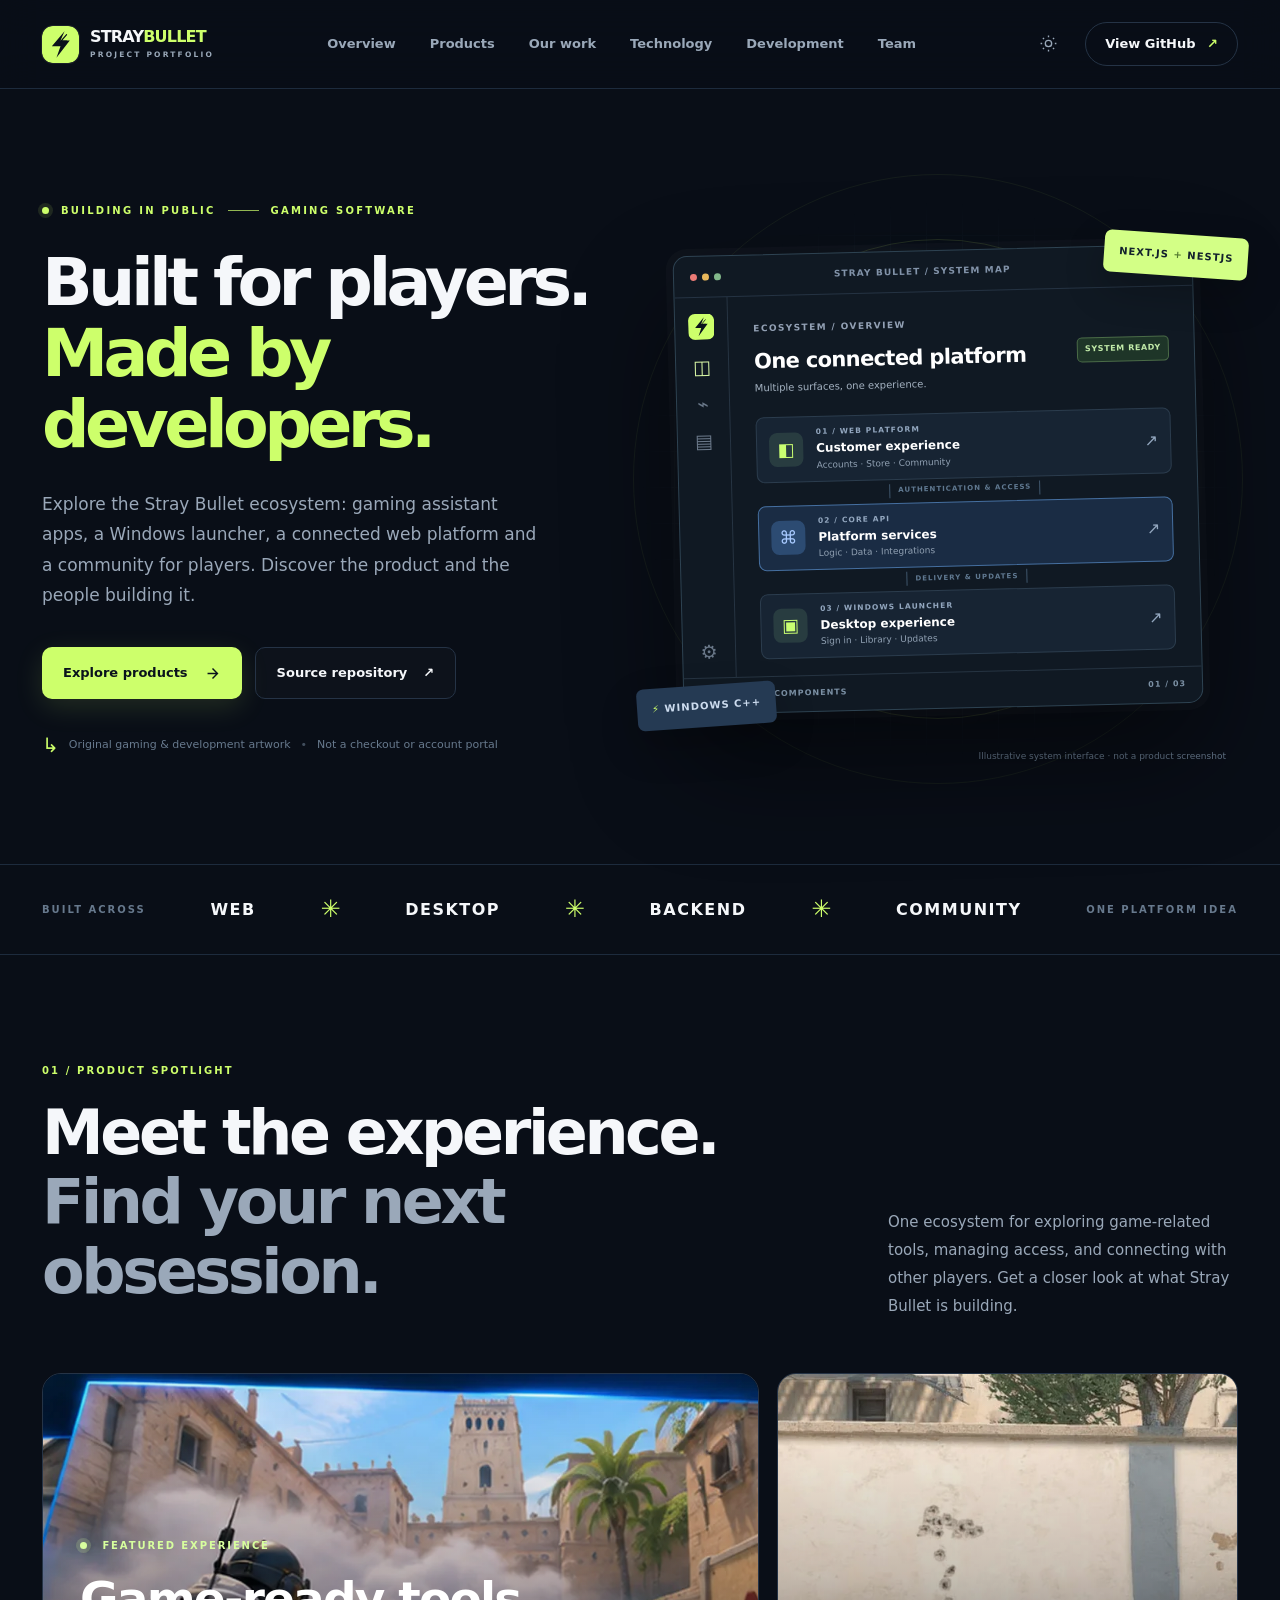
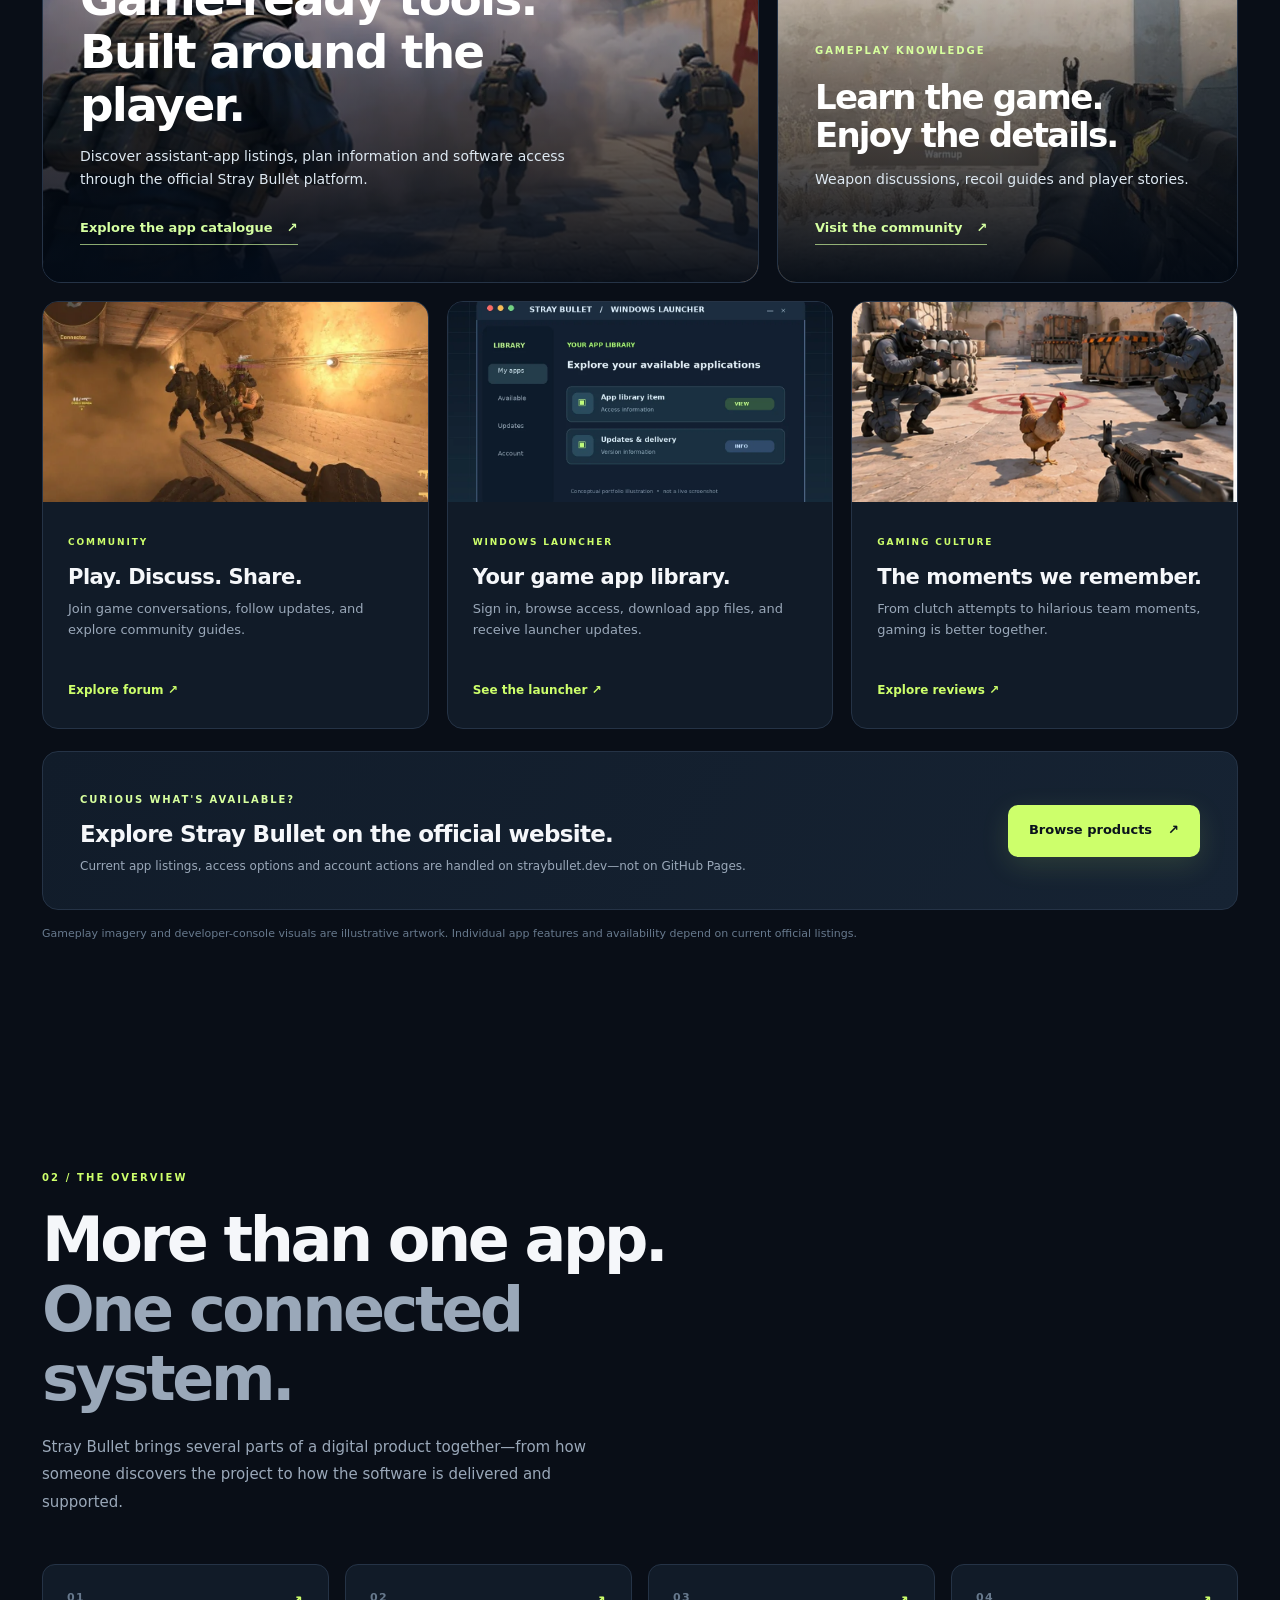
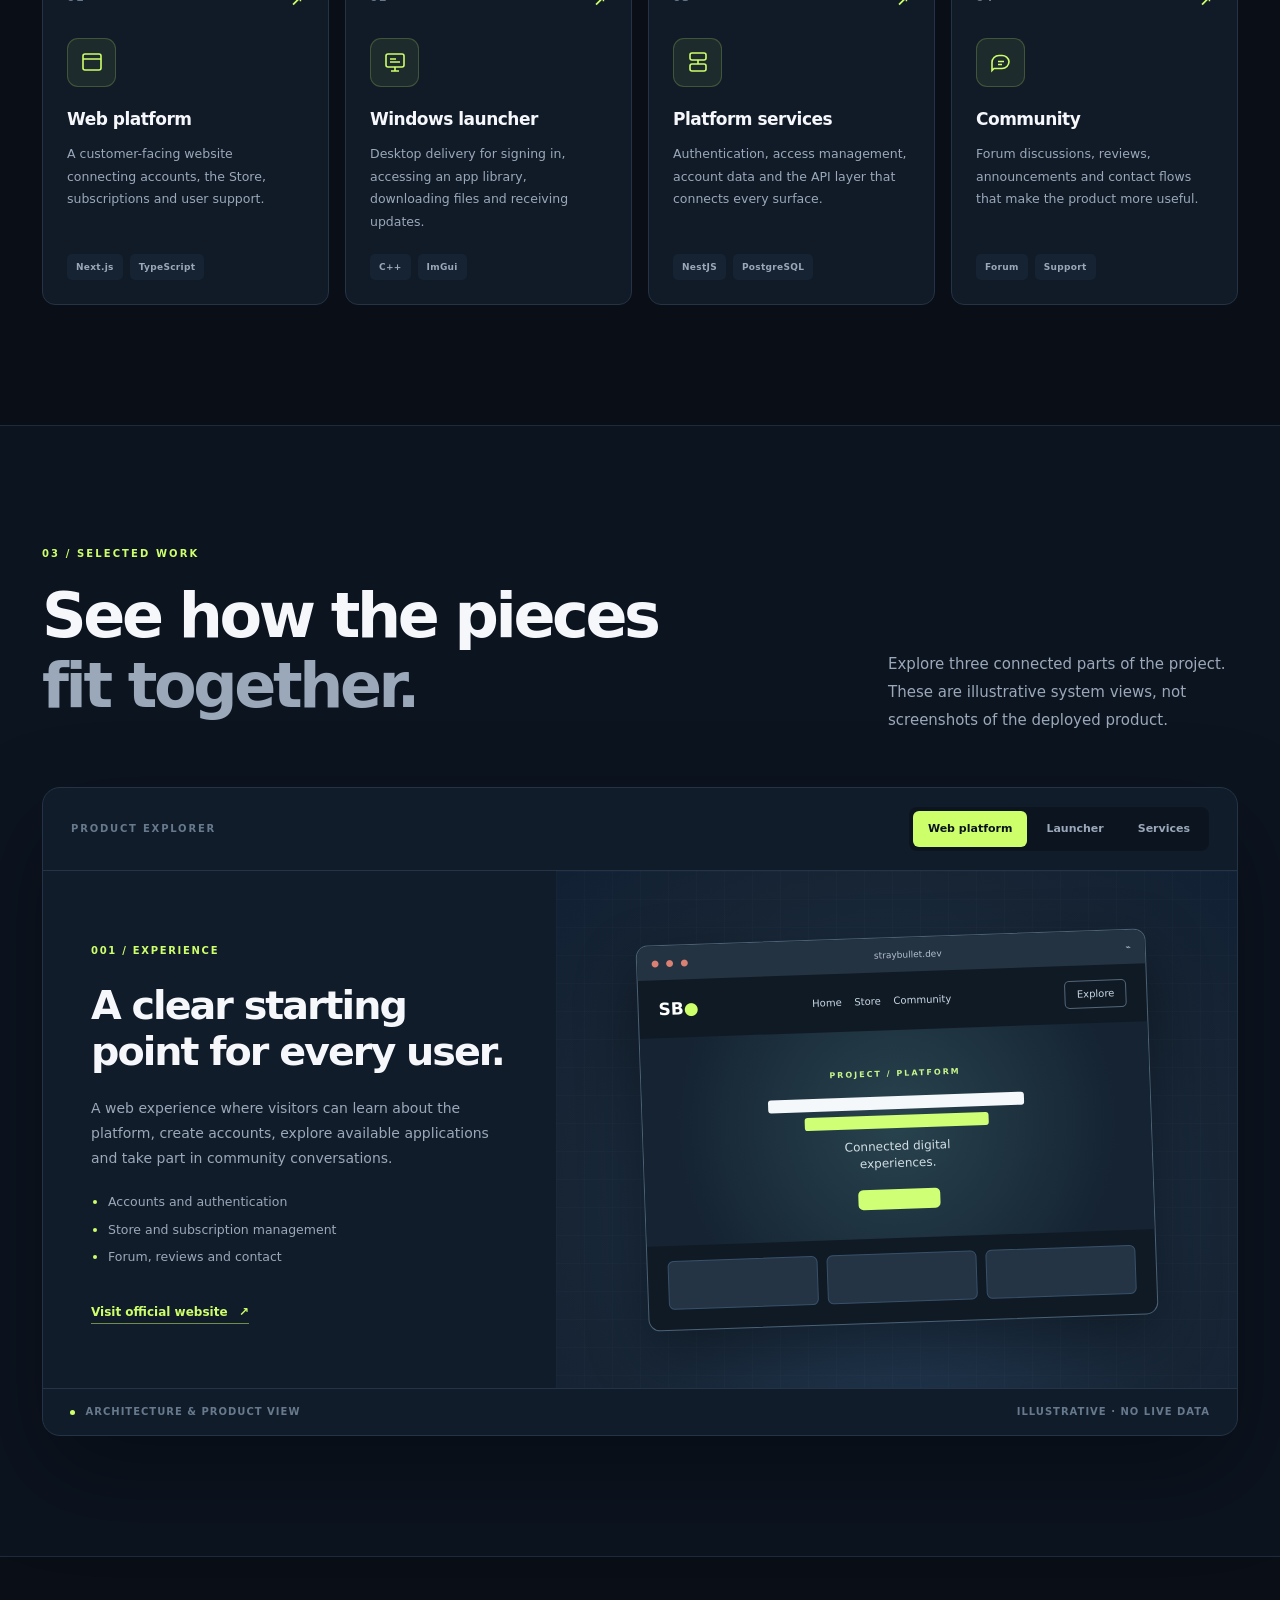
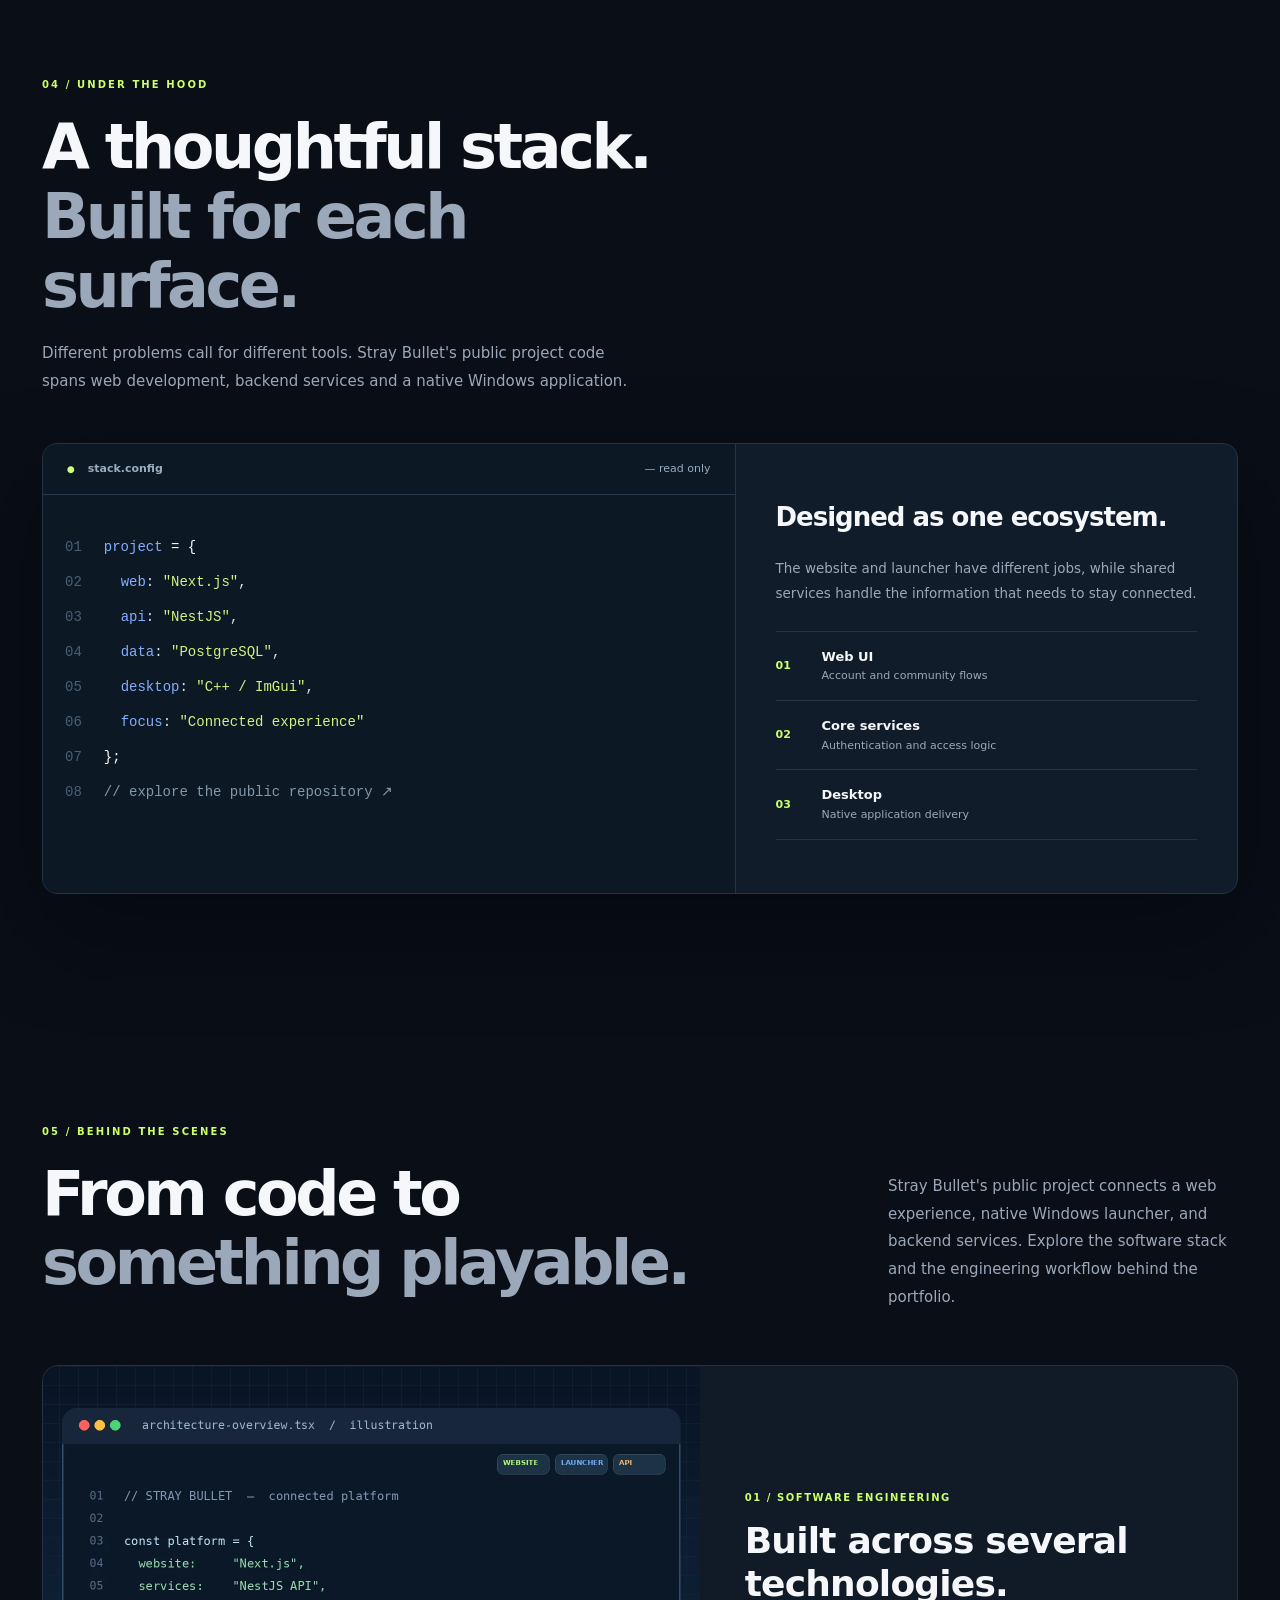
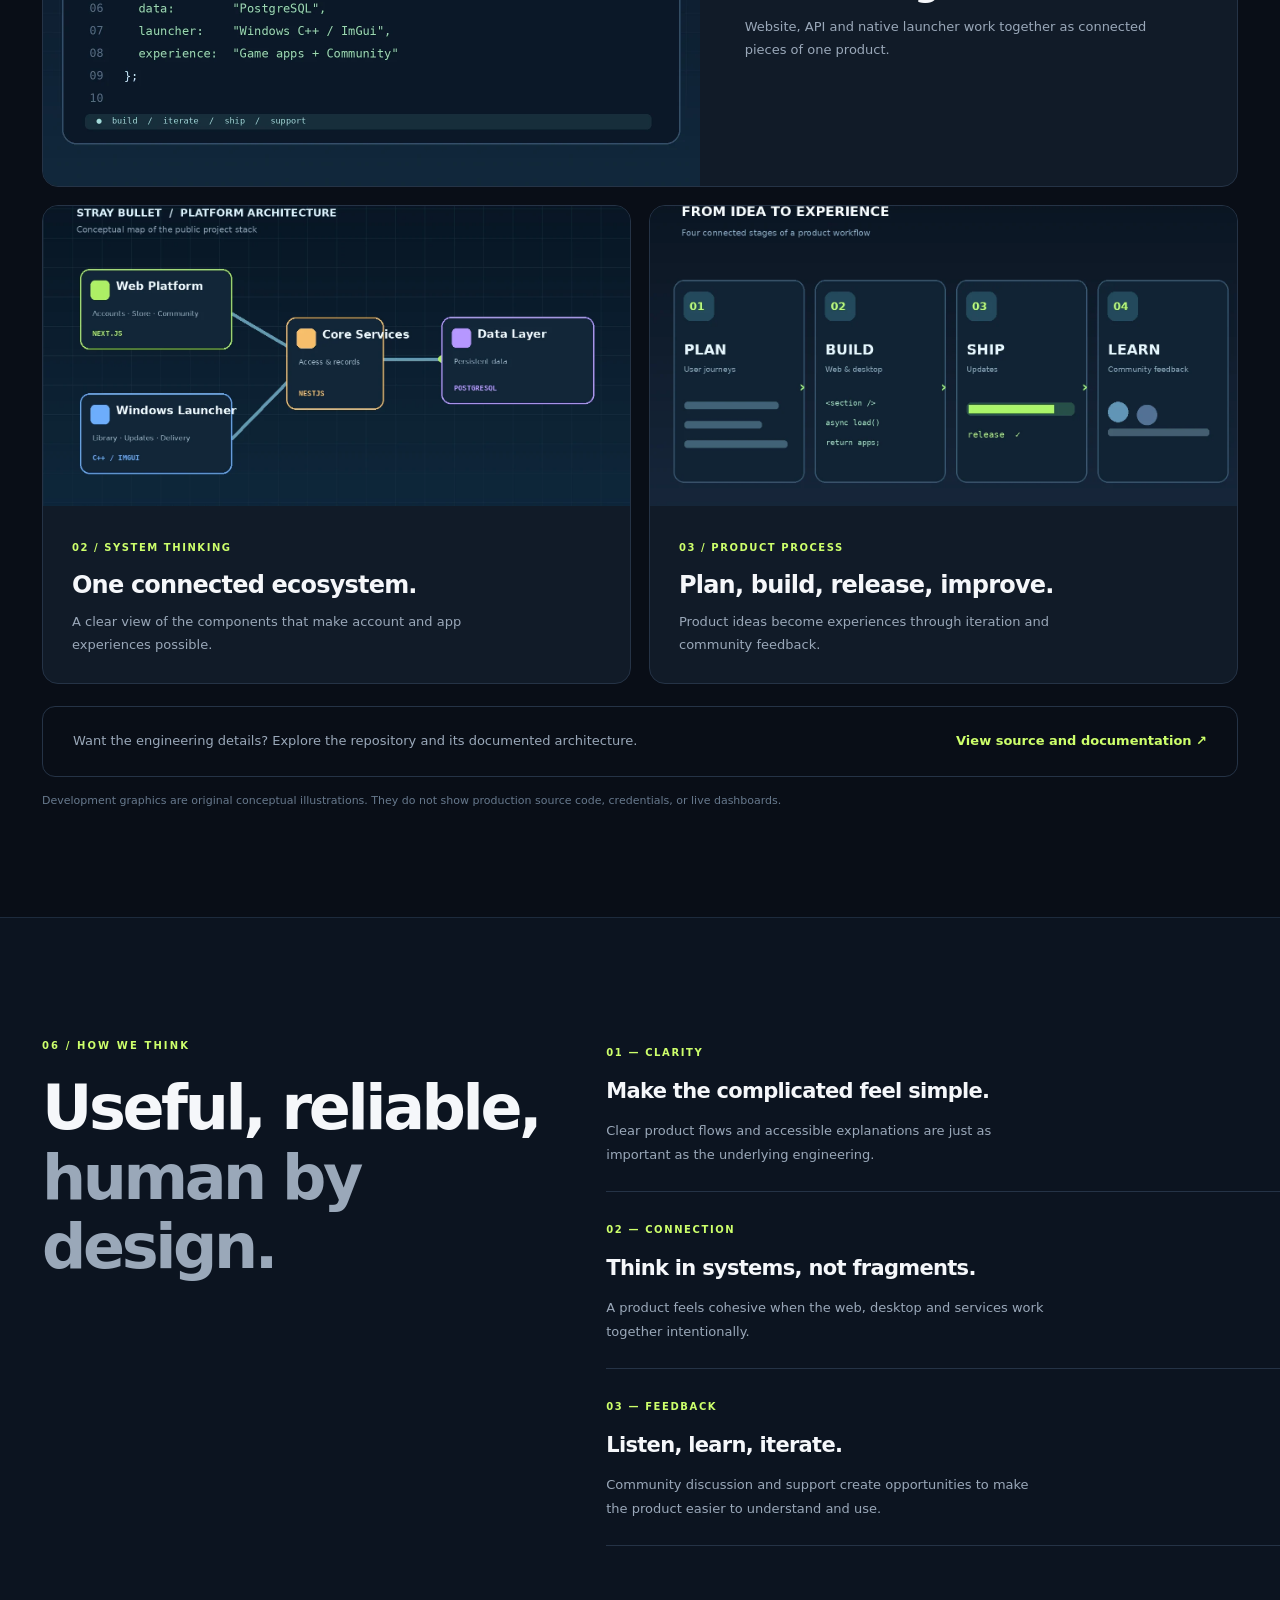
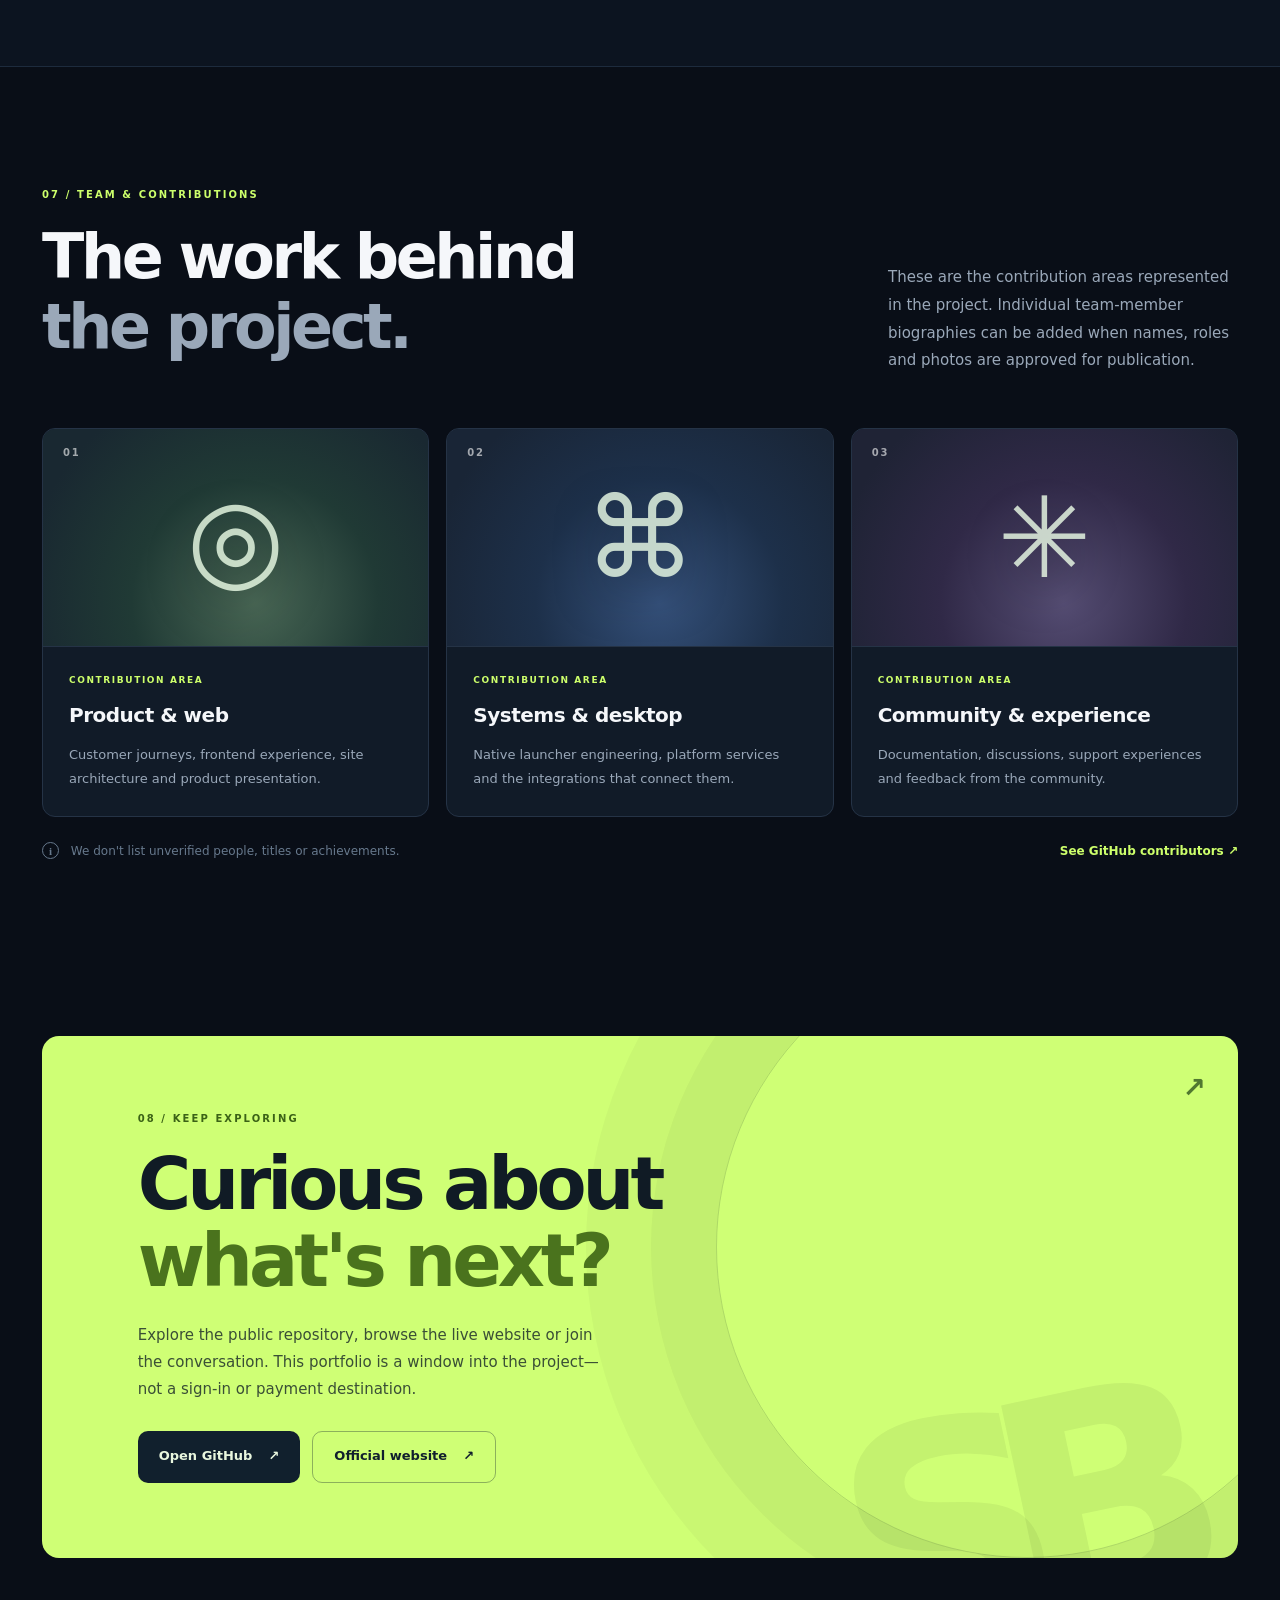
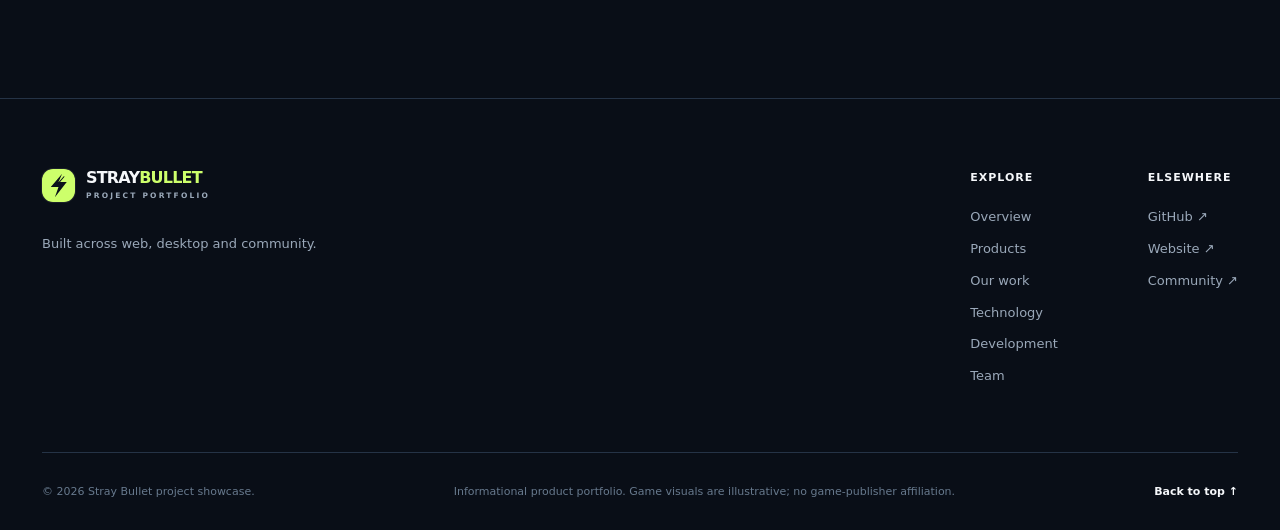
<file: index.html>
<!doctype html>
<html lang="en" data-theme="dark">
<head>
  <meta charset="utf-8">
  <meta name="viewport" content="width=device-width, initial-scale=1">
  <meta name="theme-color" content="#0a0e17">
  <meta name="description" content="Explore the Stray Bullet gaming software portfolio: assistant apps, Windows launcher, CS2-inspired community experiences, and the development stack behind the platform.">
  <meta property="og:title" content="Stray Bullet — Product & Team Portfolio">
  <meta property="og:description" content="A behind-the-scenes look at the engineering, product experience and people-oriented work powering Stray Bullet.">
  <meta property="og:type" content="website">
  <title>Stray Bullet — Product & Team Portfolio</title>
  <link rel="icon" type="image/svg+xml" href="./assets/mark.svg">
  <link rel="stylesheet" href="./styles.css">
  <script src="./script.js" defer></script>
</head>
<body>
  <a class="skip-link" href="#main">Skip to content</a>
  <div class="ambient ambient-one" aria-hidden="true"></div>
  <div class="ambient ambient-two" aria-hidden="true"></div>
  <header class="site-header" id="top">
    <div class="header-inner wrap">
      <a class="brand" href="#top" aria-label="Stray Bullet portfolio home">
        <img src="./assets/mark.svg" alt="" width="37" height="37">
        <span>STRAY<span class="brand-strong">BULLET</span><small>PROJECT PORTFOLIO</small></span>
      </a>
      <nav class="desktop-nav" aria-label="Main navigation">
        <a href="#overview">Overview</a>
        <a href="#products">Products</a>
        <a href="#work">Our work</a>
        <a href="#technology">Technology</a>
        <a href="#development">Development</a>
        <a href="#team">Team</a>
      </nav>
      <div class="header-actions">
        <button class="theme-toggle icon-button" type="button" aria-label="Switch to light theme" title="Change appearance" data-theme-toggle>
          <svg class="sun-icon" viewBox="0 0 24 24" fill="none" stroke="currentColor" stroke-width="1.7" aria-hidden="true"><circle cx="12" cy="12" r="4"/><path d="M12 2v2m0 16v2M4.93 4.93l1.42 1.42m11.3 11.3 1.42 1.42M2 12h2m16 0h2M4.93 19.07l1.42-1.42m11.3-11.3 1.42-1.42"/></svg>
          <svg class="moon-icon" viewBox="0 0 24 24" fill="none" stroke="currentColor" stroke-width="1.7" aria-hidden="true"><path d="M20.4 15.4A8.6 8.6 0 0 1 8.6 3.6a8.6 8.6 0 1 0 11.8 11.8Z"/></svg>
        </button>
        <a class="header-github" href="https://github.com/luckycoder-deep/stray-bullet" target="_blank" rel="noopener noreferrer">View GitHub <span aria-hidden="true">↗</span></a>
        <button class="menu-toggle icon-button" type="button" aria-controls="mobile-nav" aria-expanded="false" aria-label="Open menu" data-menu-toggle>
          <svg viewBox="0 0 24 24" fill="none" stroke="currentColor" stroke-width="1.8" stroke-linecap="round" aria-hidden="true"><path d="M4 7h16M4 12h16M4 17h16"/></svg>
        </button>
      </div>
    </div>
    <nav class="mobile-nav" id="mobile-nav" aria-label="Mobile navigation" hidden>
      <a href="#overview">Overview</a>
      <a href="#products">Products</a>
      <a href="#work">Our work</a>
      <a href="#technology">Technology</a>
      <a href="#development">Development</a>
      <a href="#team">Team</a>
      <a href="#connect">Connect</a>
    </nav>
  </header>

  <main id="main">
    <section class="hero section wrap" aria-labelledby="hero-title">
      <div class="hero-copy">
        <div class="eyebrow"><span class="pulse-dot"></span> BUILDING IN PUBLIC <span class="eyebrow-line"></span> GAMING SOFTWARE</div>
        <h1 id="hero-title">Built for players.<br><em>Made by developers.</em></h1>
        <p class="hero-description">Explore the Stray Bullet ecosystem: gaming assistant apps, a Windows launcher, a connected web platform and a community for players. Discover the product and the people building it.</p>
        <div class="hero-actions">
          <a class="button button-primary" href="#products">Explore products <svg viewBox="0 0 24 24" fill="none" stroke="currentColor" stroke-width="2" aria-hidden="true"><path d="M5 12h14m-7-7 7 7-7 7"/></svg></a>
          <a class="button button-secondary" href="https://github.com/luckycoder-deep/stray-bullet" target="_blank" rel="noopener noreferrer">Source repository <span aria-hidden="true">↗</span></a>
        </div>
        <div class="hero-footer"><span class="hero-footer-icon">↳</span> Original gaming &amp; development artwork <span class="middle-dot" aria-hidden="true">•</span> Not a checkout or account portal</div>
      </div>
      <div class="hero-visual" aria-label="Illustrative overview of the Stray Bullet web, desktop and backend components">
        <div class="visual-grid" aria-hidden="true"></div>
        <div class="orb orb-a" aria-hidden="true"></div>
        <div class="orb orb-b" aria-hidden="true"></div>
        <div class="product-window">
          <div class="window-titlebar"><div class="traffic-lights"><i></i><i></i><i></i></div><span>STRAY BULLET / SYSTEM MAP</span><span class="window-right">● ONLINE</span></div>
          <div class="window-body">
            <div class="window-rail"><span class="rail-mark"><img src="./assets/mark.svg" alt=""></span><span class="rail-icon rail-icon-active">◫</span><span class="rail-icon">⌁</span><span class="rail-icon">▤</span><span class="rail-spacer"></span><span class="rail-icon">⚙</span></div>
            <div class="window-content">
              <div class="window-label">ECOSYSTEM / OVERVIEW</div>
              <div class="window-head"><div>One connected platform<span>Multiple surfaces, one experience.</span></div><span class="window-head-pill">SYSTEM READY</span></div>
              <div class="ui-nodes">
                <div class="ui-node"><span class="ui-node-symbol">◧</span><div><small>01 / WEB PLATFORM</small><strong>Customer experience</strong><span>Accounts · Store · Community</span></div><span class="node-arrow">↗</span></div>
                <div class="ui-connector"><i></i> AUTHENTICATION &amp; ACCESS <i></i></div>
                <div class="ui-node blue-node"><span class="ui-node-symbol">⌘</span><div><small>02 / CORE API</small><strong>Platform services</strong><span>Logic · Data · Integrations</span></div><span class="node-arrow">↗</span></div>
                <div class="ui-connector"><i></i> DELIVERY &amp; UPDATES <i></i></div>
                <div class="ui-node"><span class="ui-node-symbol">▣</span><div><small>03 / WINDOWS LAUNCHER</small><strong>Desktop experience</strong><span>Sign in · Library · Updates</span></div><span class="node-arrow">↗</span></div>
              </div>
            </div>
          </div>
          <div class="window-bottom"><span><i class="small-green-dot"></i> PLATFORM COMPONENTS</span><span>01 / 03</span></div>
        </div>
        <div class="floating-tag tag-top">NEXT.JS <span>+</span> NESTJS</div>
        <div class="floating-tag tag-bottom"><span class="tiny-flash">⚡</span> WINDOWS C++</div>
        <span class="visual-disclaimer">Illustrative system interface · not a product screenshot</span>
      </div>
    </section>

    <div class="marquee-section" aria-label="Core technology stack"><div class="marquee-inner wrap"><span>BUILT ACROSS</span><strong>WEB</strong><b>✳</b><strong>DESKTOP</strong><b>✳</b><strong>BACKEND</strong><b>✳</b><strong>COMMUNITY</strong><span class="marquee-trail">ONE PLATFORM IDEA</span></div></div>


    <section class="section product-section wrap" id="products" aria-labelledby="products-title">
      <div class="section-intro section-intro-wide reveal">
        <div><div class="section-index">01 / PRODUCT SPOTLIGHT</div><h2 id="products-title">Meet the experience.<br><span>Find your next obsession.</span></h2></div>
        <p>One ecosystem for exploring game-related tools, managing access, and connecting with other players. Get a closer look at what Stray Bullet is building.</p>
      </div>
      <div class="product-collage">
        <article class="product-feature product-feature-main reveal">
          <img src="./assets/gameplay-showcase.webp" alt="Illustrative montage of tactical shooter gameplay scenes, including recoil practice and team play" width="1400" height="650" fetchpriority="high">
          <div class="product-image-shade"></div>
          <div class="product-feature-content">
            <span class="product-eyebrow"><i></i> FEATURED EXPERIENCE</span>
            <h3>Game-ready tools.<br>Built around the player.</h3>
            <p>Discover assistant-app listings, plan information and software access through the official Stray Bullet platform.</p>
            <a class="product-link" href="https://www.straybullet.dev/store" target="_blank" rel="noopener noreferrer">Explore the app catalogue <span aria-hidden="true">↗</span></a>
          </div>
        </article>
        <article class="product-feature product-feature-side reveal">
          <img src="./assets/gameplay-recoil.webp" alt="CS2-style first-person recoil practice scene with bullet impacts on a wall" width="1100" height="760" loading="lazy">
          <div class="product-image-shade"></div>
          <div class="product-feature-content">
            <span class="product-eyebrow">GAMEPLAY KNOWLEDGE</span>
            <h3>Learn the game.<br>Enjoy the details.</h3>
            <p>Weapon discussions, recoil guides and player stories.</p>
            <a class="product-link" href="https://www.straybullet.dev/forum" target="_blank" rel="noopener noreferrer">Visit the community <span aria-hidden="true">↗</span></a>
          </div>
        </article>
      </div>
      <div class="product-mini-grid">
        <article class="product-mini-card reveal"><div class="product-mini-photo"><img src="./assets/gameplay-team.webp" alt="First-person tactical shooter scene with teammates in a smoky tunnel" width="950" height="760" loading="lazy"></div><div class="product-mini-content"><span>COMMUNITY</span><h3>Play. Discuss. Share.</h3><p>Join game conversations, follow updates, and explore community guides.</p><a href="https://www.straybullet.dev/forum" target="_blank" rel="noopener noreferrer">Explore forum ↗</a></div></article>
        <article class="product-mini-card reveal"><div class="product-mini-photo"><img src="./assets/launcher-concept.webp" alt="Concept illustration of the Windows launcher with an app library and software update sections" width="1100" height="760" loading="lazy"></div><div class="product-mini-content"><span>WINDOWS LAUNCHER</span><h3>Your game app library.</h3><p>Sign in, browse access, download app files, and receive launcher updates.</p><a href="https://www.straybullet.dev/" target="_blank" rel="noopener noreferrer">See the launcher ↗</a></div></article>
        <article class="product-mini-card reveal"><div class="product-mini-photo"><img src="./assets/gameplay-chicken.webp" alt="Humorous tactical shooter artwork featuring a chicken in the middle of a bombsite" width="950" height="700" loading="lazy"></div><div class="product-mini-content"><span>GAMING CULTURE</span><h3>The moments we remember.</h3><p>From clutch attempts to hilarious team moments, gaming is better together.</p><a href="https://www.straybullet.dev/reviews" target="_blank" rel="noopener noreferrer">Explore reviews ↗</a></div></article>
      </div>
      <div class="product-promo-cta reveal"><div><span class="product-promo-kicker">CURIOUS WHAT'S AVAILABLE?</span><h3>Explore Stray Bullet on the official website.</h3><p>Current app listings, access options and account actions are handled on straybullet.dev—not on GitHub Pages.</p></div><a class="button button-primary" href="https://www.straybullet.dev/store" target="_blank" rel="noopener noreferrer">Browse products <span aria-hidden="true">↗</span></a></div>
      <p class="art-caption">Gameplay imagery and developer-console visuals are illustrative artwork. Individual app features and availability depend on current official listings.</p>
    </section>

    <section class="section overview wrap" id="overview" aria-labelledby="overview-title">
      <div class="section-intro reveal">
        <div class="section-index">02 / THE OVERVIEW</div>
        <h2 id="overview-title">More than one app.<br><span>One connected system.</span></h2>
        <p>Stray Bullet brings several parts of a digital product together—from how someone discovers the project to how the software is delivered and supported.</p>
      </div>
      <div class="feature-grid">
        <article class="feature-card reveal"><div class="feature-number">01 <span>↗</span></div><div class="feature-icon"><svg viewBox="0 0 24 24" fill="none" stroke="currentColor" stroke-width="1.6" aria-hidden="true"><rect x="3" y="4" width="18" height="16" rx="2"/><path d="M3 9h18M8 6.5h.01M11 6.5h.01"/></svg></div><h3>Web platform</h3><p>A customer-facing website connecting accounts, the Store, subscriptions and user support.</p><div class="feature-tags"><span>Next.js</span><span>TypeScript</span></div></article>
        <article class="feature-card reveal"><div class="feature-number">02 <span>↗</span></div><div class="feature-icon"><svg viewBox="0 0 24 24" fill="none" stroke="currentColor" stroke-width="1.6" aria-hidden="true"><rect x="3" y="4" width="18" height="13" rx="2"/><path d="M8 21h8M12 17v4M7 9h6m-6 3h10"/></svg></div><h3>Windows launcher</h3><p>Desktop delivery for signing in, accessing an app library, downloading files and receiving updates.</p><div class="feature-tags"><span>C++</span><span>ImGui</span></div></article>
        <article class="feature-card reveal"><div class="feature-number">03 <span>↗</span></div><div class="feature-icon"><svg viewBox="0 0 24 24" fill="none" stroke="currentColor" stroke-width="1.6" aria-hidden="true"><rect x="4" y="3" width="16" height="7" rx="2"/><rect x="4" y="14" width="16" height="7" rx="2"/><path d="M8 6.5h.01M8 17.5h.01M12 10v4"/></svg></div><h3>Platform services</h3><p>Authentication, access management, account data and the API layer that connects every surface.</p><div class="feature-tags"><span>NestJS</span><span>PostgreSQL</span></div></article>
        <article class="feature-card reveal"><div class="feature-number">04 <span>↗</span></div><div class="feature-icon"><svg viewBox="0 0 24 24" fill="none" stroke="currentColor" stroke-width="1.6" aria-hidden="true"><path d="M20 11.5a7 7 0 0 1-7 7H5l-2 2v-8a7 7 0 0 1 7-7h3a7 7 0 0 1 7 6Z"/><path d="M9 11.5h6M9 14.5h4"/></svg></div><h3>Community</h3><p>Forum discussions, reviews, announcements and contact flows that make the product more useful.</p><div class="feature-tags"><span>Forum</span><span>Support</span></div></article>
      </div>
    </section>

    <section class="section work-section" id="work" aria-labelledby="work-title"><div class="wrap">
      <div class="section-intro section-intro-wide reveal"><div><div class="section-index">03 / SELECTED WORK</div><h2 id="work-title">See how the pieces<br><span>fit together.</span></h2></div><p>Explore three connected parts of the project. These are illustrative system views, not screenshots of the deployed product.</p></div>
      <div class="showcase-shell reveal">
        <div class="showcase-top"><span class="showcase-kicker">PRODUCT EXPLORER</span><div class="showcase-tabs" role="tablist" aria-label="Select project component"><button type="button" class="showcase-tab is-active" id="tab-web" role="tab" aria-selected="true" aria-controls="panel-web" data-tab="web">Web platform</button><button type="button" class="showcase-tab" id="tab-launcher" role="tab" aria-selected="false" aria-controls="panel-launcher" tabindex="-1" data-tab="launcher">Launcher</button><button type="button" class="showcase-tab" id="tab-services" role="tab" aria-selected="false" aria-controls="panel-services" tabindex="-1" data-tab="services">Services</button></div></div>
        <div class="showcase-content" id="panel-web" role="tabpanel" aria-labelledby="tab-web" data-panel="web"><div class="showcase-description"><span class="showcase-num">001 / EXPERIENCE</span><h3>A clear starting point for every user.</h3><p>A web experience where visitors can learn about the platform, create accounts, explore available applications and take part in community conversations.</p><ul><li>Accounts and authentication</li><li>Store and subscription management</li><li>Forum, reviews and contact</li></ul><a href="https://www.straybullet.dev/" target="_blank" rel="noopener noreferrer">Visit official website <span aria-hidden="true">↗</span></a></div><div class="showcase-art art-web"><div class="mock-browser"><div class="mock-browser-bar"><span class="mock-dots">● ● ●</span><span>straybullet.dev</span><span>⌁</span></div><div class="mock-web-nav"><strong>SB<span>●</span></strong><span>Home &nbsp;&nbsp; Store &nbsp;&nbsp; Community</span><span class="mock-button">Explore</span></div><div class="mock-hero-mini"><div class="mock-tiny-label">PROJECT / PLATFORM</div><div class="mock-large-lines"><i></i><i></i></div><p>Connected digital<br>experiences.</p><span class="mock-cta"></span></div><div class="mock-mini-cards"><i></i><i></i><i></i></div></div></div></div>
        <div class="showcase-content" id="panel-launcher" role="tabpanel" aria-labelledby="tab-launcher" data-panel="launcher" hidden><div class="showcase-description"><span class="showcase-num">002 / DESKTOP</span><h3>Where the desktop experience begins.</h3><p>The Windows launcher brings authentication, app discovery, downloads and software updates into a dedicated desktop flow.</p><ul><li>Windows desktop client</li><li>App library and access status</li><li>Version checks and file delivery</li></ul><a href="https://github.com/luckycoder-deep/stray-bullet" target="_blank" rel="noopener noreferrer">Explore the repository <span aria-hidden="true">↗</span></a></div><div class="showcase-art art-launcher"><div class="mock-desktop"><div class="mock-desktop-head"><b>STRAY BULLET</b><span>— □ ×</span></div><div class="mock-desktop-layout"><div class="mock-side"><i></i><i></i><i></i><i></i></div><div class="mock-desktop-main"><small>YOUR LIBRARY</small><div class="mock-desktop-title"></div><div class="mock-desktop-card"><span class="mock-card-glyph">▣</span><div><i></i><i></i></div><span class="mock-status">READY</span></div><div class="mock-desktop-card"><span class="mock-card-glyph">◫</span><div><i></i><i></i></div><span class="mock-status muted">INFO</span></div><div class="mock-progress"><span></span></div></div></div></div></div></div>
        <div class="showcase-content" id="panel-services" role="tabpanel" aria-labelledby="tab-services" data-panel="services" hidden><div class="showcase-description"><span class="showcase-num">003 / INFRASTRUCTURE</span><h3>The system behind the scenes.</h3><p>The backend coordinates identities, permissions, application access and data. Keeping these concerns organized makes a multi-surface product possible.</p><ul><li>API-based architecture</li><li>PostgreSQL data layer</li><li>Application and user services</li></ul><a href="https://github.com/luckycoder-deep/stray-bullet" target="_blank" rel="noopener noreferrer">View technical details <span aria-hidden="true">↗</span></a></div><div class="showcase-art art-services"><div class="service-graph"><div class="service-node service-web"><small>CLIENT</small><strong>WEB</strong></div><div class="service-node service-core"><small>CORE</small><strong>API</strong><span>◈</span></div><div class="service-node service-launch"><small>CLIENT</small><strong>LAUNCHER</strong></div><div class="service-node service-data"><small>DATA</small><strong>POSTGRESQL</strong></div><div class="graph-line graph-line-one"></div><div class="graph-line graph-line-two"></div><div class="graph-line graph-line-three"></div></div></div></div>
        <div class="showcase-bottom"><span><i class="small-green-dot"></i> ARCHITECTURE &amp; PRODUCT VIEW</span><span>ILLUSTRATIVE · NO LIVE DATA</span></div>
      </div>
    </div></section>

    <section class="section technology wrap" id="technology" aria-labelledby="technology-title">
      <div class="section-intro reveal"><div class="section-index">04 / UNDER THE HOOD</div><h2 id="technology-title">A thoughtful stack.<br><span>Built for each surface.</span></h2><p>Different problems call for different tools. Stray Bullet's public project code spans web development, backend services and a native Windows application.</p></div>
      <div class="tech-panel reveal"><div class="tech-panel-left"><div class="code-top"><span class="code-dot">●</span> stack.config <span>— read only</span></div><div class="code-lines" aria-label="Technology stack represented as code"><div><span class="line-num">01</span><span class="code-key">project</span><span class="code-punct"> = {</span></div><div><span class="line-num">02</span>&nbsp; <span class="code-key">web</span>: <span class="code-str">"Next.js"</span>,</div><div><span class="line-num">03</span>&nbsp; <span class="code-key">api</span>: <span class="code-str">"NestJS"</span>,</div><div><span class="line-num">04</span>&nbsp; <span class="code-key">data</span>: <span class="code-str">"PostgreSQL"</span>,</div><div><span class="line-num">05</span>&nbsp; <span class="code-key">desktop</span>: <span class="code-str">"C++ / ImGui"</span>,</div><div><span class="line-num">06</span>&nbsp; <span class="code-key">focus</span>: <span class="code-str">"Connected experience"</span></div><div><span class="line-num">07</span><span class="code-punct">};</span></div><div><span class="line-num">08</span><span class="code-comment">// explore the public repository ↗</span></div></div></div><div class="tech-panel-right"><h3>Designed as one ecosystem.</h3><p>The website and launcher have different jobs, while shared services handle the information that needs to stay connected.</p><div class="tech-list"><div><span>01</span><strong>Web UI</strong><small>Account and community flows</small></div><div><span>02</span><strong>Core services</strong><small>Authentication and access logic</small></div><div><span>03</span><strong>Desktop</strong><small>Native application delivery</small></div></div></div></div>
    </section>


    <section class="section development-section wrap" id="development" aria-labelledby="development-title">
      <div class="section-intro section-intro-wide reveal"><div><div class="section-index">05 / BEHIND THE SCENES</div><h2 id="development-title">From code to<br><span>something playable.</span></h2></div><p>Stray Bullet's public project connects a web experience, native Windows launcher, and backend services. Explore the software stack and the engineering workflow behind the portfolio.</p></div>
      <div class="development-grid">
        <figure class="development-card development-card-code reveal"><div class="development-image"><img src="./assets/development-code.webp" alt="Illustrative code editor presenting the project stack: Next.js, NestJS, PostgreSQL, and C++ ImGui" width="1400" height="840" loading="lazy"></div><figcaption><span>01 / SOFTWARE ENGINEERING</span><h3>Built across several technologies.</h3><p>Website, API and native launcher work together as connected pieces of one product.</p></figcaption></figure>
        <figure class="development-card reveal"><div class="development-image"><img src="./assets/development-architecture.webp" alt="Conceptual architecture diagram connecting the Next.js website, Windows launcher, NestJS API, and PostgreSQL data layer" width="1400" height="840" loading="lazy"></div><figcaption><span>02 / SYSTEM THINKING</span><h3>One connected ecosystem.</h3><p>A clear view of the components that make account and app experiences possible.</p></figcaption></figure>
        <figure class="development-card reveal"><div class="development-image"><img src="./assets/development-process.webp" alt="Illustrative product workflow graphic: plan, build, ship and learn" width="1400" height="840" loading="lazy"></div><figcaption><span>03 / PRODUCT PROCESS</span><h3>Plan, build, release, improve.</h3><p>Product ideas become experiences through iteration and community feedback.</p></figcaption></figure>
      </div>
      <div class="development-outro reveal"><p>Want the engineering details? Explore the repository and its documented architecture.</p><a class="text-link" href="https://github.com/luckycoder-deep/stray-bullet" target="_blank" rel="noopener noreferrer">View source and documentation ↗</a></div>
      <p class="art-caption">Development graphics are original conceptual illustrations. They do not show production source code, credentials, or live dashboards.</p>
    </section>

    <section class="section principles-section"><div class="wrap principles-wrap"><div class="section-intro reveal"><div class="section-index">06 / HOW WE THINK</div><h2>Useful, reliable,<br><span>human by design.</span></h2></div><div class="principles-grid"><article class="principle reveal"><span class="principle-num">01 — CLARITY</span><h3>Make the complicated feel simple.</h3><p>Clear product flows and accessible explanations are just as important as the underlying engineering.</p></article><article class="principle reveal"><span class="principle-num">02 — CONNECTION</span><h3>Think in systems, not fragments.</h3><p>A product feels cohesive when the web, desktop and services work together intentionally.</p></article><article class="principle reveal"><span class="principle-num">03 — FEEDBACK</span><h3>Listen, learn, iterate.</h3><p>Community discussion and support create opportunities to make the product easier to understand and use.</p></article></div></div></section>

    <section class="section team wrap" id="team" aria-labelledby="team-title">
      <div class="section-intro section-intro-wide reveal"><div><div class="section-index">07 / TEAM &amp; CONTRIBUTIONS</div><h2 id="team-title">The work behind<br><span>the project.</span></h2></div><p>These are the contribution areas represented in the project. Individual team-member biographies can be added when names, roles and photos are approved for publication.</p></div>
      <div class="team-grid"><article class="team-card reveal"><div class="team-art team-art-one"><span>01</span><div class="team-symbol">◎</div></div><div class="team-card-body"><div class="team-type">CONTRIBUTION AREA</div><h3>Product &amp; web</h3><p>Customer journeys, frontend experience, site architecture and product presentation.</p></div></article><article class="team-card reveal"><div class="team-art team-art-two"><span>02</span><div class="team-symbol">⌘</div></div><div class="team-card-body"><div class="team-type">CONTRIBUTION AREA</div><h3>Systems &amp; desktop</h3><p>Native launcher engineering, platform services and the integrations that connect them.</p></div></article><article class="team-card reveal"><div class="team-art team-art-three"><span>03</span><div class="team-symbol">✳</div></div><div class="team-card-body"><div class="team-type">CONTRIBUTION AREA</div><h3>Community &amp; experience</h3><p>Documentation, discussions, support experiences and feedback from the community.</p></div></article></div>
      <div class="team-footer reveal"><span><span class="team-info-dot">i</span> We don't list unverified people, titles or achievements.</span><a href="https://github.com/luckycoder-deep/stray-bullet/graphs/contributors" target="_blank" rel="noopener noreferrer">See GitHub contributors <span aria-hidden="true">↗</span></a></div>
    </section>

    <section class="section connect-section wrap" id="connect" aria-labelledby="connect-title"><div class="connect-shell reveal"><div class="connect-deco" aria-hidden="true">S<span>B</span></div><div class="connect-content"><div class="section-index">08 / KEEP EXPLORING</div><h2 id="connect-title">Curious about<br><em>what's next?</em></h2><p>Explore the public repository, browse the live website or join the conversation. This portfolio is a window into the project—not a sign-in or payment destination.</p><div class="connect-actions"><a class="button button-dark" href="https://github.com/luckycoder-deep/stray-bullet" target="_blank" rel="noopener noreferrer">Open GitHub <span aria-hidden="true">↗</span></a><a class="button button-outline-dark" href="https://www.straybullet.dev/" target="_blank" rel="noopener noreferrer">Official website <span aria-hidden="true">↗</span></a></div></div><div class="connect-corner" aria-hidden="true">↗</div></div></section>
  </main>

  <footer class="site-footer"><div class="wrap"><div class="footer-main"><div><a class="brand footer-brand" href="#top"><img src="./assets/mark.svg" alt="" width="33" height="33"><span>STRAY<span class="brand-strong">BULLET</span><small>PROJECT PORTFOLIO</small></span></a><p>Built across web, desktop and community.</p></div><div class="footer-links"><div><strong>Explore</strong><a href="#overview">Overview</a><a href="#products">Products</a><a href="#work">Our work</a><a href="#technology">Technology</a><a href="#development">Development</a><a href="#team">Team</a></div><div><strong>Elsewhere</strong><a href="https://github.com/luckycoder-deep/stray-bullet" target="_blank" rel="noopener noreferrer">GitHub ↗</a><a href="https://www.straybullet.dev/" target="_blank" rel="noopener noreferrer">Website ↗</a><a href="https://www.straybullet.dev/forum" target="_blank" rel="noopener noreferrer">Community ↗</a></div></div></div><div class="footer-bottom"><span>© <span id="year">2026</span> Stray Bullet project showcase.</span><span>Informational product portfolio. Game visuals are illustrative; no game-publisher affiliation.</span><a href="#top">Back to top ↑</a></div></div></footer>
</body>
</html>
</file>
<file: styles.css>
:root {
  --bg: #090e17;
  --bg-2: #0c1420;
  --panel: #111c2a;
  --panel-2: #162333;
  --card: #111b28;
  --card-hover: #152331;
  --text: #f5f7fa;
  --muted: #9aa8b9;
  --soft: #67798d;
  --line: #253346;
  --line-2: #1d2b3d;
  --accent: #cdff6b;
  --accent-rgb: 205, 255, 107;
  --accent-text: #0a131c;
  --blue: #78a6ff;
  --hero-bg: #0a111c;
  --shadow: 0 38px 95px rgba(0,0,0,.35);
  color-scheme: dark;
}
html[data-theme="light"] {
  --bg: #f4f7f8;
  --bg-2: #eef3f7;
  --panel: #ffffff;
  --panel-2: #eaf0f5;
  --card: #ffffff;
  --card-hover: #f8fbfd;
  --text: #152334;
  --muted: #556476;
  --soft: #78879a;
  --line: #dce5ec;
  --line-2: #e2eaf0;
  --accent: #9ed82c;
  --accent-rgb: 158, 216, 44;
  --accent-text: #122216;
  --blue: #336ed2;
  --hero-bg: #f1f6f9;
  --shadow: 0 28px 80px rgba(32,66,92,.13);
  color-scheme: light;
}
* { box-sizing: border-box; }
[hidden] { display: none !important; }
html { scroll-behavior: smooth; scroll-padding-top: 105px; }
body { margin: 0; font-family: Inter, "Segoe UI", system-ui, -apple-system, BlinkMacSystemFont, sans-serif; font-size: 16px; background: var(--bg); color: var(--text); line-height: 1.6; overflow-x: hidden; -webkit-font-smoothing: antialiased; }
a { color: inherit; text-decoration: none; }
a:focus-visible, button:focus-visible { outline: 2px solid var(--accent); outline-offset: 4px; }
button { font: inherit; }
img, svg { display: block; max-width: 100%; }
.wrap { width: min(1240px, calc(100% - 84px)); margin-inline: auto; }
.skip-link { position: absolute; top: -100px; left: 16px; padding: 12px 18px; background: var(--accent); color: var(--accent-text); z-index: 200; border-radius: 10px; font-weight: 800; }
.skip-link:focus { top: 12px; }
.ambient { position: absolute; pointer-events: none; width: 700px; height: 700px; border-radius: 50%; filter: blur(100px); opacity: .2; z-index: -1; }
.ambient-one { top: -220px; right: -330px; background: radial-gradient(circle, #3766aa, transparent 68%); }
.ambient-two { top: 750px; left: -380px; background: radial-gradient(circle, #184a78, transparent 68%); }
.site-header { position: sticky; top: 0; z-index: 100; background: color-mix(in srgb, var(--bg) 87%, transparent); backdrop-filter: blur(19px); -webkit-backdrop-filter: blur(19px); border-bottom: 1px solid var(--line-2); }
.header-inner { min-height: 88px; display: flex; align-items: center; justify-content: space-between; gap: 28px; }
.brand { display: inline-flex; align-items: center; gap: 11px; flex-shrink: 0; }
.brand img { box-shadow: 0 0 0 1px rgba(255,255,255,.08); border-radius: 11px; }
.brand > span { font-weight: 850; letter-spacing: -.8px; line-height: 1.06; font-size: 16px; }
.brand-strong { color: var(--accent); }
.brand small { display: block; letter-spacing: 2.2px; font-size: 7.5px; margin-top: 5px; color: var(--muted); font-weight: 760; }
.desktop-nav { display: flex; align-items: center; gap: 34px; }
.desktop-nav a, .header-github { font-size: 13px; color: var(--muted); font-weight: 650; transition: color .2s; white-space: nowrap; }
.desktop-nav a:hover, .desktop-nav a.is-current, .header-github:hover { color: var(--text); }
.header-actions { display: flex; align-items: center; gap: 18px; }
.header-github { border: 1px solid var(--line); border-radius: 999px; padding: 11px 19px; color: var(--text); }
.header-github span { color: var(--accent); margin-left: 7px; }
.icon-button { color: var(--muted); width: 38px; height: 38px; display: grid; place-items: center; border: 0; border-radius: 9px; background: transparent; cursor: pointer; }
.icon-button svg { width: 19px; height: 19px; }
.icon-button:hover { color: var(--text); background: var(--panel-2); }
html[data-theme="dark"] .moon-icon, html[data-theme="light"] .sun-icon { display:none; }
.menu-toggle { display: none; }
.mobile-nav { padding: 6px 24px 22px; border-top: 1px solid var(--line); }
.mobile-nav a { display: block; padding: 12px 0; color: var(--muted); font-weight: 650; }
.mobile-nav a:hover { color: var(--text); }
.section { padding-top: 120px; padding-bottom: 120px; }
.hero { display: grid; grid-template-columns: minmax(0, .99fr) minmax(0, 1.08fr); align-items: center; gap: 46px; padding-top: 110px; padding-bottom: 105px; min-height: 690px; }
.hero-copy { position: relative; z-index: 2; }
.eyebrow { display: flex; align-items: center; gap: 12px; font-weight: 800; font-size: 10px; letter-spacing: 2.25px; color: var(--accent); }
.pulse-dot, .small-green-dot { width: 7px; height: 7px; background: var(--accent); border-radius: 50%; display: inline-block; box-shadow: 0 0 0 4px rgba(var(--accent-rgb),.11); flex-shrink: 0; }
.eyebrow-line { width: 31px; height: 1px; background: var(--accent); opacity: .7; }
h1,h2,h3,p { margin-top: 0; }
.hero h1 { max-width: 710px; font-size: clamp(49px, 5.2vw, 75px); letter-spacing: -4.6px; line-height: 1.07; margin: 28px 0 28px; font-weight: 840; }
.hero h1 em, .connect-shell h2 em { font-style: normal; color: var(--accent); }
.hero-description { font-size: 17px; color: var(--muted); line-height: 1.8; max-width: 500px; }
.hero-actions { display: flex; flex-wrap: wrap; align-items: center; gap: 13px; margin-top: 36px; }
.button { min-height: 52px; border-radius: 10px; padding: 14px 21px; display: inline-flex; align-items: center; justify-content: center; gap: 16px; font-size: 13px; font-weight: 770; transition: transform .2s ease, background .2s ease, border-color .2s ease, box-shadow .2s; white-space: nowrap; }
.button:hover { transform: translateY(-2px); }
.button svg { width: 17px; height: 17px; }
.button-primary { background: var(--accent); color: var(--accent-text); box-shadow: 0 8px 28px rgba(var(--accent-rgb),.13); }
.button-primary:hover { box-shadow: 0 12px 36px rgba(var(--accent-rgb),.24); }
.button-secondary { border: 1px solid var(--line); color: var(--text); background: rgba(255,255,255,.015); }
.button-secondary:hover { border-color: var(--accent); }
.hero-footer { display: flex; align-items: center; flex-wrap: wrap; gap: 10px; margin-top: 36px; font-size: 11px; color: var(--soft); }
.hero-footer-icon { font-size: 20px; color: var(--accent); line-height: 1; }
.middle-dot { opacity: .6; }
.hero-visual { height: 560px; display: flex; align-items: center; justify-content: center; position: relative; isolation: isolate; }
.visual-grid { position: absolute; inset: 0; background-image: linear-gradient(var(--line-2) 1px, transparent 1px), linear-gradient(90deg, var(--line-2) 1px, transparent 1px); background-size: 36px 36px; mask-image: radial-gradient(ellipse, black 13%, transparent 70%); opacity: .8; }
.orb { position: absolute; border-radius: 50%; border: 1px solid rgba(var(--accent-rgb),.13); pointer-events: none; }
.orb-a { width: 480px; height: 480px; }
.orb-b { width: 610px; height: 610px; opacity: .45; }
.product-window { position: relative; width: min(520px, 100%); max-width: 100%; border: 1px solid #2e4352; background: #101923; box-shadow: 0 50px 110px rgba(0,0,0,.48), 0 0 0 7px rgba(255,255,255,.02); border-radius: 14px; overflow: hidden; transform: rotate(-1.4deg); z-index: 1; }
.window-titlebar { display: flex; align-items: center; justify-content: space-between; gap: 8px; padding: 13px 16px; border-bottom: 1px solid #253343; font-size: 9px; font-weight: 750; letter-spacing: 1.1px; color: #8293a9; }
.traffic-lights { display: flex; gap: 5px; }.traffic-lights i { display: block; width: 7px; height: 7px; background: #435262; border-radius: 50%; }
.traffic-lights i:nth-child(1) { background: #ea7a75; }.traffic-lights i:nth-child(2) { background: #e9b85b; }.traffic-lights i:nth-child(3) { background: #83b98b; }
.window-right { color: #bce986; font-size: 8px; }
.window-body { display: flex; min-height: 363px; }
.window-rail { width: 53px; padding: 16px 10px; display: flex; flex-direction: column; align-items: center; gap: 18px; border-right: 1px solid #263442; flex-shrink: 0; }
.rail-mark { width: 26px; height: 26px; }.rail-mark img { width: 100%; }
.rail-icon { font-size: 19px; color: #6a7889; line-height: 1; }.rail-icon-active { color: #d5f3a3; }.rail-spacer { flex: 1; }
.window-content { padding: 25px 25px 17px; flex: 1; min-width: 0; }
.window-label { font-size: 9px; font-weight: 850; letter-spacing: 1.4px; color: #93a1b5; }
.window-head { display: flex; justify-content: space-between; gap: 8px; margin-top: 9px; margin-bottom: 21px; color: #fff; font-size: 21px; font-weight: 800; letter-spacing: -.65px; }
.window-head div span { display: block; color: #a4b2c1; font-size: 10px; font-weight: 400; letter-spacing: 0; margin-top: 2px; }
.window-head-pill { border: 1px solid #4a6b47; background: #1e3528; color: #c2eba9; font-size: 8px; height: fit-content; padding: 5px 7px; border-radius: 5px; white-space: nowrap; letter-spacing: .6px; }
.ui-nodes { display: flex; flex-direction: column; }
.ui-node { border: 1px solid #2b3c4d; background: #172433; padding: 10px 12px; border-radius: 8px; display: flex; gap: 13px; align-items: center; color: #fff; }
.ui-node-symbol { width: 34px; height: 34px; background: #283c40; color: #caff71; border-radius: 8px; display: grid; place-items: center; font-size: 18px; flex-shrink: 0; }
.ui-node.blue-node { background: #1a2c44; border-color: #456fa0; }.blue-node .ui-node-symbol { color: #a8caff; background: #2c4b72; }
.ui-node div { min-width: 0; flex: 1; line-height: 1.2; }.ui-node small { display: block; color: #93a7bf; font-size: 7.5px; font-weight: 800; letter-spacing: 1.1px; }.ui-node strong { display: block; font-size: 12px; margin-top: 5px; margin-bottom: 4px; }.ui-node div span { display: block; color: #90a0b2; font-size: 9px; }.node-arrow { color: #93a7bf; }
.ui-connector { text-align: center; font-size: 7px; letter-spacing: 1px; font-weight: 800; color: #607991; height: 23px; display: flex; gap: 8px; justify-content: center; align-items: center; }.ui-connector i { width: 1px; height: 14px; background: #3f566c; }
.window-bottom { border-top: 1px solid #263442; padding: 11px 16px; color: #7c91a5; display: flex; justify-content: space-between; font-size: 8px; letter-spacing: 1px; font-weight: 800; }.window-bottom .small-green-dot { width: 5px; height: 5px; box-shadow: none; margin-right: 5px; }
.floating-tag { position: absolute; z-index: 2; background: #d3ff86; color: #12202c; font-size: 10px; letter-spacing: 1px; font-weight: 900; border-radius: 7px; padding: 13px 15px; box-shadow: 0 16px 38px rgba(0,0,0,.23); transform: rotate(4deg); }
.floating-tag span { color: #557c31; }
.tag-top { top: 35px; right: -10px; }.tag-bottom { bottom: 32px; left: -1px; background: #253a53; color: #cddcef; transform: rotate(-4deg); }.tiny-flash { color: #cdff6b !important; }
.visual-disclaimer { position: absolute; bottom: -4px; right: 12px; font-size: 9px; color: var(--soft); }
.marquee-section { border-top: 1px solid var(--line-2); border-bottom: 1px solid var(--line-2); overflow: hidden; }
.marquee-inner { min-height: 89px; display: flex; justify-content: space-between; align-items: center; gap: 20px; white-space: nowrap; }
.marquee-inner strong { color: var(--text); font-size: 16px; letter-spacing: 1.5px; font-weight: 750; }.marquee-inner span { color: var(--soft); font-size: 10px; font-weight: 800; letter-spacing: 2px; }.marquee-inner b { color: var(--accent); font-size: 24px; font-weight: 400; }
.section-intro { margin-bottom: 47px; max-width: 680px; }.section-index { color: var(--accent); font-size: 10px; font-weight: 900; letter-spacing: 2.1px; margin-bottom: 19px; }.section-intro h2 { font-weight: 820; letter-spacing: -3.4px; font-size: clamp(42px, 5vw, 62px); line-height: 1.12; margin-bottom: 20px; }.section-intro h2 span { color: var(--muted); }.section-intro p { color: var(--muted); font-size: 15px; line-height: 1.85; max-width: 590px; margin: 0; }.section-intro-wide { display: flex; justify-content: space-between; align-items: end; max-width: none; gap: 60px; }.section-intro-wide p { max-width: 350px; padding-bottom: 6px; }
.feature-grid { display: grid; grid-template-columns: repeat(4, minmax(0, 1fr)); gap: 16px; }
.feature-card { min-height: 303px; border: 1px solid var(--line); background: var(--card); padding: 24px; border-radius: 13px; display: flex; flex-direction: column; transition: transform .25s ease, border-color .25s ease, background .25s ease; }.feature-card:hover { transform: translateY(-5px); background: var(--card-hover); border-color: rgba(var(--accent-rgb),.47); }
.feature-number { display: flex; justify-content: space-between; color: var(--soft); font-weight: 800; font-size: 11px; letter-spacing: 1.3px; }.feature-number span { color: var(--accent); font-size: 15px; }
.feature-icon { height: 49px; width: 49px; border-radius: 11px; background: rgba(var(--accent-rgb),.07); border: 1px solid rgba(var(--accent-rgb),.2); display: grid; place-items: center; margin: 25px 0 19px; color: var(--accent); }.feature-icon svg { width: 24px; height: 24px; }
.feature-card h3 { font-size: 17px; letter-spacing: -.5px; margin-bottom: 10px; }.feature-card p { color: var(--muted); font-size: 12.5px; line-height: 1.8; margin-bottom: 21px; }.feature-tags { display: flex; gap: 7px; flex-wrap: wrap; margin-top: auto; }.feature-tags span { font-size: 9px; letter-spacing: .3px; font-weight: 650; padding: 6px 9px; background: var(--panel-2); border-radius: 5px; color: var(--muted); }
.work-section { background: var(--bg-2); border-top: 1px solid var(--line-2); border-bottom: 1px solid var(--line-2); }
.showcase-shell { border: 1px solid var(--line); background: var(--panel); border-radius: 18px; box-shadow: var(--shadow); overflow: hidden; }
.showcase-top { padding: 19px 28px; border-bottom: 1px solid var(--line); display: flex; justify-content: space-between; align-items: center; gap: 20px; }
.showcase-kicker { font-size: 10px; font-weight: 850; letter-spacing: 1.8px; color: var(--soft); }
.showcase-tabs { display: flex; gap: 4px; padding: 4px; border-radius: 8px; background: var(--bg-2); }.showcase-tab { background: transparent; padding: 9px 15px; border: 0; color: var(--muted); cursor: pointer; border-radius: 6px; font-weight: 700; font-size: 11px; }.showcase-tab:hover { color: var(--text); }.showcase-tab.is-active { color: var(--accent-text); background: var(--accent); }
.showcase-content { display: grid; grid-template-columns: 43% 57%; min-height: 495px; }.showcase-description { padding: 65px 48px; }.showcase-num { color: var(--accent); font-size: 10px; font-weight: 820; letter-spacing: 1.7px; }.showcase-description h3 { font-size: clamp(27px, 3.1vw, 41px); letter-spacing: -2px; line-height: 1.16; margin: 21px 0; }.showcase-description p { color: var(--muted); font-size: 14px; line-height: 1.8; }.showcase-description ul { padding-left: 17px; color: var(--muted); font-size: 12.5px; line-height: 2.2; margin: 17px 0 27px; }.showcase-description li::marker { color: var(--accent); }.showcase-description a { font-size: 12px; font-weight: 750; color: var(--accent); border-bottom: 1px solid rgba(var(--accent-rgb),.5); padding-bottom: 4px; }.showcase-description a span { margin-left: 7px; }
.showcase-art { background: radial-gradient(circle at 50% 65%, #27425f, #172535 68%, #112033); display: grid; place-items: center; min-width: 0; padding: 30px; overflow: hidden; position: relative; }.showcase-art::before { content: ""; position:absolute; inset:0; opacity:.3; background-image:linear-gradient(rgba(255,255,255,.05) 1px,transparent 1px),linear-gradient(90deg,rgba(255,255,255,.05) 1px,transparent 1px);background-size:28px 28px; }.showcase-art > * { position:relative; z-index:1; }
.mock-browser { width: min(100%, 510px); border-radius: 12px; background: #101a25; box-shadow: 0 23px 60px rgba(0,0,0,.42); border: 1px solid #4b6175; overflow: hidden; transform: rotate(-2deg); }
.mock-browser-bar { display: flex; justify-content: space-between; align-items: center; gap:12px; background:#243342;padding: 10px 14px;color:#b2bfcf;font-size:9px; }.mock-dots { letter-spacing:2px; color: #db8174; }
.mock-web-nav { display:flex;justify-content:space-between;align-items:center;padding:15px 20px;color:#c8d7e4;gap:15px;font-size:10px; }.mock-web-nav strong { font-size:17px;color:#fff; }.mock-web-nav strong span { color:#cdff6b; }.mock-button {padding:5px 11px;border:1px solid #536779;border-radius:5px;}
.mock-hero-mini {padding:38px 25px 29px;text-align:center;background:radial-gradient(circle at 50% 45%,#28434e,#152332 80%);}
.mock-tiny-label {font-size:8px;letter-spacing:2px;font-weight:800;color:#c8f68b;}.mock-large-lines {display:flex;justify-content:center;flex-direction:column;align-items:center;gap:6px;margin:15px 0 10px;}.mock-large-lines i {display:block;height:13px;width:56%;background:#f5f8fb;border-radius:3px;}.mock-large-lines i:last-child {background:#cfff75;width:40%;}.mock-hero-mini p {font-size:12px;line-height:1.4;color:#d3dfe5;}.mock-cta {display:block;margin:17px auto 0;width:82px;height:20px;border-radius:5px;background:#cfff75;}.mock-mini-cards {display:flex;gap:9px;margin:15px 20px 20px;}.mock-mini-cards i {display:block;flex:1;height:49px;border-radius:6px;background:#243444;border:1px solid #37516a;}
.art-launcher {background:radial-gradient(circle at 50% 55%,#2a4065,#152335 72%)}.mock-desktop {width:min(100%,520px);background:#111824;border:1px solid #5a6c82;border-radius:12px;overflow:hidden;transform:rotate(2deg);box-shadow:0 25px 70px rgba(0,0,0,.42)}.mock-desktop-head {display:flex;justify-content:space-between;align-items:center;padding:12px 17px;color:#c9d7e7;background:#26364a;font-size:11px;}.mock-desktop-head b {letter-spacing:1.5px;}.mock-desktop-layout {display:flex;min-height:278px}.mock-side {width:54px;background:#1b2939;padding:19px 13px;display:flex;flex-direction:column;gap:14px;}.mock-side i {height:21px;background:#33475b;border-radius:6px;}.mock-side i:nth-child(2) {background:#c7f673;}.mock-desktop-main {padding:27px;flex:1;}.mock-desktop-main small {font-size:9px;color:#b3c2d2;letter-spacing:1.5px;}.mock-desktop-title {background:#d9e9f5;width:58%;height:15px;margin:10px 0 22px;border-radius:3px;}.mock-desktop-card {display:flex;align-items:center;gap:13px;border:1px solid #34485e;border-radius:7px;background:#1b2a3b;padding:14px;margin-bottom:11px;}.mock-card-glyph {height:35px;width:35px;border-radius:7px;display:grid;place-items:center;background:#314b59;color:#cfff75;font-size:19px;}.mock-desktop-card div {flex:1;}.mock-desktop-card div i {display:block;height:7px;width:72%;background:#dae7f2;border-radius:3px;margin:5px 0;}.mock-desktop-card div i:last-child {width:47%;background:#71859b;}.mock-status {font-size:9px;color:#b8ea7e;}.mock-status.muted{color:#a2bad6;}.mock-progress {height:5px;background:#34475c;border-radius:3px;margin-top:24px;}.mock-progress span {width:73%;height:100%;display:block;background:#cfff75;border-radius:3px;}
.art-services {background:radial-gradient(circle at 50% 55%,#2c4258,#152333 74%)}.service-graph {width:min(100%,520px);height:360px;position:relative}.service-node {position:absolute;border-radius:12px;border:1px solid #4b6680;background:rgba(17,29,44,.92);padding:18px 22px;min-width:120px;text-align:center;box-shadow:0 14px 35px rgba(0,0,0,.25);z-index:2}.service-node small {display:block;color:#85a2b9;letter-spacing:2px;font-size:8px;font-weight:850;margin-bottom:3px;}.service-node strong{color:#fff;font-size:16px;letter-spacing:1px;}.service-web{top:20px;left:8%;}.service-core{top:115px;left:36%;min-width:140px;border-color:#b6e979;box-shadow:0 0 0 7px rgba(197,255,104,.09),0 15px 32px rgba(0,0,0,.25)}.service-core strong{font-size:24px;color:#cfff75;}.service-core span{display:block;color:#cfff75;margin:1px;}.service-launch{right:5%;top:24px;}.service-data{bottom:10px;left:36%;}.graph-line{position:absolute;height:2px;background:#6f9baf;transform-origin:left;z-index:1;opacity:.7}.graph-line-one{width:145px;top:111px;left:27%;transform:rotate(30deg)}.graph-line-two{width:145px;top:118px;right:18%;transform:rotate(152deg)}.graph-line-three{width:97px;top:230px;left:50%;transform:rotate(90deg)}
.showcase-bottom {padding:15px 27px;border-top:1px solid var(--line);display:flex;justify-content:space-between;gap:15px;color:var(--soft);font-size:10px;font-weight:750;letter-spacing:1px}.showcase-bottom .small-green-dot{width:5px;height:5px;box-shadow:none;margin-right:6px;}
.tech-panel {display:grid;grid-template-columns: 58% 42%;background:var(--panel);border:1px solid var(--line);border-radius:15px;overflow:hidden;box-shadow:var(--shadow)}.tech-panel-left {background:#0d1825;color:#d1e2f3;border-right:1px solid var(--line);}.code-top{border-bottom:1px solid #263849;padding:16px 24px;font-size:11px;color:#99adc1;font-weight:750;}.code-top span:last-child{float:right;font-weight:400}.code-dot{color:#cfff75;margin-right:9px;font-size:9px;}.code-lines{padding:35px 22px 41px;font-family:"Cascadia Code",Consolas,"Courier New",monospace;font-size:clamp(11px,1.23vw,14px);line-height:2.5;white-space:nowrap;}.line-num{color:#476076;margin-right:22px;user-select:none;}.code-key{color:#83aeff}.code-punct{color:#fff}.code-str{color:#cef47f}.code-comment{color:#8298a9}.tech-panel-right{padding:53px 40px;}.tech-panel-right h3{font-size:26px;letter-spacing:-1px;margin-bottom:17px;}.tech-panel-right p{color:var(--muted);font-size:13.5px;line-height:1.85;}.tech-list{margin-top:25px;border-top:1px solid var(--line)}.tech-list>div{display:grid;grid-template-columns:35px 1fr;grid-template-rows:auto auto;align-items:center;gap:0 11px;padding:15px 0;border-bottom:1px solid var(--line);}.tech-list span{grid-row:span 2;color:var(--accent);font-size:11px;font-weight:800;}.tech-list strong{font-size:13px;}.tech-list small{font-size:11px;color:var(--muted)}
.principles-section{background:var(--bg-2);border-top:1px solid var(--line-2);border-bottom:1px solid var(--line-2)}.principles-wrap{display:grid;grid-template-columns:43% 57%;gap:50px}.principles-grid{display:flex;flex-direction:column;}.principle{border-bottom:1px solid var(--line);padding:23px 0 25px;}.principle:first-child{padding-top:0}.principle-num{font-size:10px;color:var(--accent);font-weight:850;letter-spacing:1.6px;}.principle h3{margin:11px 0;font-size:21px;letter-spacing:-.7px}.principle p{margin:0;color:var(--muted);font-size:13px;max-width:440px;line-height:1.8}
.team-grid{display:grid;grid-template-columns:repeat(3,minmax(0,1fr));gap:17px}.team-card{background:var(--card);border:1px solid var(--line);border-radius:13px;overflow:hidden;transition:transform .25s,border-color .25s}.team-card:hover{transform:translateY(-4px);border-color:rgba(var(--accent-rgb),.43)}.team-art{height:218px;position:relative;display:grid;place-items:center;overflow:hidden;border-bottom:1px solid var(--line)}.team-art span{position:absolute;top:16px;left:20px;letter-spacing:1.8px;font-size:10px;color:rgba(255,255,255,.6);font-weight:800}.team-art-one{background:radial-gradient(circle at 55% 80%,#496755 0%,#203a35 45%,#192831 85%)}.team-art-two{background:radial-gradient(circle at 55% 80%,#35517b 0%,#1d304a 45%,#192536 85%)}.team-art-three{background:radial-gradient(circle at 55% 80%,#554d73 0%,#302947 45%,#1f2335 85%)}.team-symbol{font-size:112px;line-height:1;color:rgba(238,255,233,.8);filter:drop-shadow(0 20px 24px rgba(0,0,0,.3));transition:transform .3s}.team-card:hover .team-symbol{transform:scale(1.12) rotate(-6deg)}.team-card-body{padding:26px;}.team-type{font-size:9px;color:var(--accent);font-weight:850;letter-spacing:1.6px}.team-card h3{font-size:20px;letter-spacing:-.5px;margin:12px 0;}.team-card p{color:var(--muted);font-size:13px;line-height:1.8;margin:0}.team-footer{display:flex;justify-content:space-between;align-items:center;gap:20px;margin-top:25px;color:var(--soft);font-size:12px}.team-info-dot{height:17px;width:17px;border-radius:50%;border:1px solid var(--soft);display:inline-grid;place-items:center;font-family:Georgia,serif;font-weight:bold;margin-right:8px;font-size:11px}.team-footer a{color:var(--accent);font-weight:750}
.connect-section{padding-top:55px}.connect-shell{position:relative;background:#cfff75;color:#101b25;border-radius:17px;overflow:hidden;min-height:450px;display:flex;align-items:center;padding:75px 8%;}.connect-shell::after{content:"";position:absolute;width:620px;height:620px;border:1px solid rgba(11,27,31,.17);border-radius:50%;right:-100px;top:-100px;box-shadow:0 0 0 65px rgba(11,27,31,.035),0 0 0 130px rgba(11,27,31,.03);pointer-events:none}.connect-content{position:relative;z-index:2;max-width:660px}.connect-content .section-index{color:#3b6216}.connect-shell h2{font-size:clamp(45px,5.7vw,78px);letter-spacing:-4px;line-height:1.05;margin:0 0 22px}.connect-shell h2 em{color:#4a731d}.connect-shell p{font-size:15px;line-height:1.8;max-width:480px;color:#3a4f36}.connect-actions{display:flex;flex-wrap:wrap;gap:12px;margin-top:28px}.button-dark{background:#11202d;color:#e9f7de}.button-outline-dark{border:1px solid rgba(17,32,45,.35);color:#11202d}.connect-deco{position:absolute;right:6%;bottom:-115px;font-weight:900;font-size:300px;line-height:1;color:rgba(10,30,14,.055);letter-spacing:-60px;transform:rotate(-12deg);pointer-events:none;user-select:none}.connect-deco span{color:rgba(10,30,14,.06)}.connect-corner{position:absolute;right:32px;top:30px;font-size:28px;font-weight:600;color:#517830}
.site-footer{margin-top:20px;border-top:1px solid var(--line);padding-top:70px}.footer-main{display:flex;justify-content:space-between;gap:70px;align-items:flex-start;padding-bottom:65px}.footer-main p{font-size:13px;margin:25px 0;color:var(--muted)}.footer-links{display:flex;gap:90px}.footer-links>div{display:flex;flex-direction:column;gap:11px}.footer-links strong{font-size:11px;text-transform:uppercase;letter-spacing:1px;margin-bottom:10px}.footer-links a{font-size:13px;color:var(--muted)}.footer-links a:hover{color:var(--accent)}.footer-bottom{border-top:1px solid var(--line);min-height:78px;display:flex;justify-content:space-between;align-items:center;gap:20px;font-size:11px;color:var(--soft)}.footer-bottom a{color:var(--text);font-weight:750}
.reveal { opacity: 1; transform: none; }
@media (prefers-reduced-motion: no-preference) { .js .reveal:not(.is-visible) { opacity: 0; transform: translateY(18px); transition: opacity .55s ease, transform .55s ease; }.js .reveal.is-visible { opacity: 1; transform: none; }.feature-card:nth-child(2),.team-card:nth-child(2){transition-delay:.07s}.feature-card:nth-child(3),.team-card:nth-child(3){transition-delay:.12s}.feature-card:nth-child(4){transition-delay:.17s} }
@media (max-width: 1120px) { .wrap{width:min(1140px,calc(100% - 60px))}.hero{gap:15px}.hero h1{font-size:clamp(47px,5.5vw,66px);letter-spacing:-3.5px}.hero-visual{height:505px}.product-window{transform:rotate(-1.4deg) scale(.93)}.tag-top{right:-5px;top:19px}.tag-bottom{left:-8px;bottom:8px}.feature-card{padding:20px}.showcase-description{padding:49px 35px}.tech-panel-right{padding:42px 30px}.desktop-nav{gap:22px} }
@media (max-width: 900px) { .desktop-nav {display:none}.menu-toggle{display:grid}.hero{grid-template-columns:1fr;gap:10px;padding-top:90px;padding-bottom:75px}.hero h1{font-size:clamp(51px,8.5vw,82px);max-width:730px}.hero-copy{max-width:760px}.hero-visual{height:570px}.product-window{transform:rotate(-1.4deg)}.tag-top{right:7%}.tag-bottom{left:8%}.visual-disclaimer{right:9%}.feature-grid{grid-template-columns:repeat(2,minmax(0,1fr))}.section{padding-top:90px;padding-bottom:90px}.section-intro-wide{display:block}.section-intro-wide p{max-width:650px}.showcase-content{grid-template-columns:1fr}.showcase-description{padding:45px}.showcase-description h3{max-width:560px}.showcase-art{min-height:380px}.tech-panel{grid-template-columns:1fr}.tech-panel-left{border-right:0;border-bottom:1px solid var(--line)}.principles-wrap{grid-template-columns:1fr;gap:5px}.principles-grid{max-width:none}.team-grid{gap:12px}.team-card-body{padding:20px}.team-art{height:170px}.team-symbol{font-size:85px}.connect-shell{min-height:400px}.footer-links{gap:50px} }
@media (max-width: 650px) { .wrap{width:calc(100% - 36px)}.header-inner{min-height:75px;gap:9px}.brand >span{font-size:14px}.header-github{display:none}.header-actions{gap:5px}.hero{padding-top:65px;padding-bottom:54px}.hero h1{font-size:clamp(47px,11vw,64px);letter-spacing:-3px}.hero-description{font-size:15px}.eyebrow{font-size:9px;gap:8px;letter-spacing:1.4px}.eyebrow-line{width:15px}.hero-actions{align-items:stretch}.button{padding:13px 16px;min-height:49px}.hero-visual{height:420px;margin-left:-10px;margin-right:-10px}.product-window{transform:rotate(-1.3deg) scale(.83);min-width:430px}.visual-disclaimer{bottom:0;right:18px}.floating-tag{font-size:8px;padding:10px}.tag-top{right:0;top:7px}.tag-bottom{left:6px;bottom:3px}.marquee-inner{gap:20px;justify-content:flex-start;min-height:70px}.marquee-inner strong{font-size:12px}.marquee-trail{display:none}.section{padding-top:72px;padding-bottom:72px}.section-intro{margin-bottom:31px}.section-intro h2{font-size:clamp(39px,9vw,52px);letter-spacing:-2.3px}.section-intro p{font-size:14px}.feature-grid{grid-template-columns:1fr;gap:10px}.feature-card{min-height:245px}.feature-icon{margin:16px 0 14px}.showcase-top{flex-direction:column;align-items:flex-start;padding:16px;gap:12px}.showcase-tabs{width:100%;display:grid;grid-template-columns:repeat(3,1fr)}.showcase-tab{font-size:10px;padding:10px 7px}.showcase-description{padding:32px 25px}.showcase-description h3{font-size:34px}.showcase-art{min-height:330px;padding:20px}.mock-browser,.mock-desktop{transform:none}.service-graph{transform:scale(.77)}.showcase-bottom{padding:13px 18px;font-size:8px}.showcase-bottom span:last-child{display:none}.code-lines{padding:22px 11px;font-size:11px}.line-num{margin-right:8px}.tech-panel-right{padding:33px 25px}.principle h3{font-size:19px}.team-grid{grid-template-columns:1fr}.team-card{display:grid;grid-template-columns:37% 63%}.team-art{height:100%;min-height:180px}.team-symbol{font-size:70px}.team-art span{font-size:8px}.team-card-body{padding:20px}.team-card h3{font-size:18px;margin:8px 0}.team-card p{font-size:12px}.team-footer{align-items:flex-start;flex-direction:column;gap:12px}.connect-section{padding-top:30px}.connect-shell{padding:55px 27px;min-height:430px}.connect-shell h2{font-size:clamp(43px,10vw,60px);letter-spacing:-2.7px}.connect-shell p{font-size:14px}.connect-actions{align-items:stretch}.connect-deco{font-size:190px;bottom:-65px}.footer-main{flex-direction:column;gap:30px;padding-bottom:45px}.footer-links{gap:70px}.footer-bottom{padding:18px 0;align-items:flex-start;flex-direction:column;gap:9px}.site-footer{padding-top:48px} }
@media (max-width: 375px) { .hero-visual{height:370px}.product-window{transform:rotate(-1.3deg) scale(.73)}.hero h1{font-size:43px}.button{font-size:12px}.team-card{grid-template-columns:34% 66%}.team-card-body{padding:15px}.service-graph{transform:scale(.66)} }
@media (prefers-reduced-motion: reduce) { html {scroll-behavior:auto}*,*::before,*::after {transition-duration:.01ms!important;animation-duration:.01ms!important;animation-iteration-count:1!important} }
/* Keep decorative glows outside the layout without creating horizontal scrolling. */
html, body { overflow-x: clip; }
@media (max-width: 900px) {
  .hero { grid-template-columns: minmax(0, 1fr); }
  .hero-copy, .hero-visual { min-width: 0; }
}
@media (max-width: 650px) {
  .hero-visual { width: 100%; margin-inline: 0; overflow: clip; }
  .product-window { transform: rotate(-1.3deg) scale(.76); }
  .tag-top { right: 2%; }
  .visual-disclaimer { right: 2%; }
}
@media (max-width: 375px) {
  .product-window { transform: rotate(-1.3deg) scale(.69); }
}
/* Ambient elements are purely decorative and can be suppressed to prevent
   browser-specific overflow from their off-canvas positioning. */
.ambient { display: none; }


/* Image-led product showcase */
.product-section {padding-top:108px;padding-bottom:108px;}
.product-collage {display:grid;grid-template-columns:1.4fr 0.9fr;gap:18px;}
.product-feature{position:relative;isolation:isolate;overflow:hidden;border-radius:19px;border:1px solid var(--line);min-height:510px;background:#08101b;display:flex;align-items:end;}
.product-feature img{position:absolute;inset:0;width:100%;height:100%;object-fit:cover;transition:transform .6s ease;z-index:-2;}
.product-feature:hover img,.product-mini-card:hover img,.development-card:hover img{transform:scale(1.035)}
.product-feature-main img{object-position:center;}
.product-feature-side img{object-position:57% 50%;}
.product-image-shade{position:absolute;inset:0;z-index:-1;background:linear-gradient(180deg,rgba(3,10,20,.03) 10%,rgba(3,10,20,.22) 39%,rgba(3,10,20,.96) 100%);}
.product-feature-content{padding:37px;max-width:640px;}
.product-eyebrow,.product-mini-content>span,.product-promo-kicker{font-size:10px;font-weight:850;letter-spacing:1.9px;color:#d7ff9e;}
.product-eyebrow i{width:7px;height:7px;border-radius:50%;background:#d7ff9e;display:inline-block;margin-right:10px;box-shadow:0 0 0 4px rgba(215,255,158,.18);}
.product-feature h3{color:#fff;font-size:clamp(28px,3.8vw,47px);letter-spacing:-1.8px;line-height:1.12;margin:17px 0 14px;}
.product-feature-side h3{font-size:34px;}
.product-feature p{color:#dee9f2;font-size:14px;line-height:1.65;max-width:510px;}
.product-link{display:inline-flex;align-items:center;gap:14px;margin-top:12px;color:#d5ffa1;font-size:13px;font-weight:800;border-bottom:1px solid rgba(213,255,161,.65);padding-bottom:6px;}
.product-link:hover{color:#fff;}
.product-mini-grid{display:grid;grid-template-columns:repeat(3,minmax(0,1fr));gap:18px;margin-top:18px;}
.product-mini-card{border:1px solid var(--line);background:var(--card);border-radius:16px;overflow:hidden;transition:border-color .25s,transform .25s;}
.product-mini-card:hover{border-color:rgba(var(--accent-rgb),.5);transform:translateY(-3px);}
.product-mini-photo{height:200px;overflow:hidden;background:var(--panel-2);}
.product-mini-photo img{width:100%;height:100%;object-fit:cover;transition:transform .55s ease;}
.product-mini-content{padding:25px 25px 27px;}
.product-mini-content>span{color:var(--accent);font-size:9px;}
.product-mini-content h3{font-size:21px;line-height:1.28;letter-spacing:-.5px;margin:11px 0 7px;}
.product-mini-content p{color:var(--muted);font-size:13px;min-height:64px;line-height:1.65;}
.product-mini-content a{display:inline-block;color:var(--accent);font-size:12px;font-weight:780;margin-top:6px;}
.product-promo-cta{display:flex;align-items:center;justify-content:space-between;gap:30px;padding:33px 37px;margin-top:22px;border-radius:16px;border:1px solid var(--line);background:linear-gradient(120deg,var(--panel),var(--panel-2));}
.product-promo-cta h3{font-size:23px;letter-spacing:-.7px;line-height:1.22;margin:9px 0;}
.product-promo-cta p{font-size:12px;color:var(--muted);margin:0;max-width:700px;}
.product-promo-cta .button{flex-shrink:0;}
.art-caption{color:var(--soft);font-size:11px;line-height:1.55;margin:15px 0 0;}
/* Visual development gallery */
.development-section{padding-top:110px;padding-bottom:108px;}
.development-grid{display:grid;grid-template-columns:repeat(2,minmax(0,1fr));gap:18px;}
.development-card{background:var(--card);border:1px solid var(--line);border-radius:16px;overflow:hidden;margin:0;transition:border-color .25s,transform .25s;}
.development-card:hover{transform:translateY(-3px);border-color:rgba(var(--accent-rgb),.48)}
.development-card-code{grid-column:1/-1;display:grid;grid-template-columns:1.1fr .9fr;align-items:stretch;}
.development-image{height:300px;overflow:hidden;background:#0a1826;}
.development-card-code .development-image{height:420px;}
.development-image img{width:100%;height:100%;object-fit:cover;transition:transform .55s ease;}
.development-card figcaption{padding:27px 29px;}
.development-card-code figcaption{display:flex;flex-direction:column;justify-content:center;padding:45px;}
.development-card figcaption span{font-size:10px;letter-spacing:1.55px;font-weight:850;color:var(--accent);}
.development-card h3{font-size:24px;letter-spacing:-.8px;line-height:1.2;margin:13px 0 11px;}
.development-card-code h3{font-size:36px;}
.development-card p{color:var(--muted);font-size:13px;line-height:1.75;max-width:420px;margin:0;}
.development-outro{display:flex;align-items:center;justify-content:space-between;gap:22px;margin-top:22px;padding:24px 30px;border:1px solid var(--line);border-radius:13px;}
.development-outro p{color:var(--muted);font-size:13px;margin:0;}
.development-outro a{color:var(--accent);font-weight:800;font-size:13px;white-space:nowrap;}
/* the project header already supplies a visual system map; a subtle gaming wash links it to the new gallery */
.hero-visual{border-radius:18px;}
.hero-visual::before{content:"";position:absolute;inset:6%;background:url("./assets/gameplay-showcase.webp") center/cover no-repeat;opacity:.13;mask-image:radial-gradient(ellipse,black 18%,transparent 73%);z-index:-1;pointer-events:none;}
@media(max-width:1120px){.desktop-nav{gap:15px}.desktop-nav a{font-size:12px}.header-actions{gap:10px}.header-github{padding:10px 13px}.product-feature{min-height:440px}.product-mini-photo{height:170px}}
@media(max-width:900px){.product-section,.development-section{padding-block:85px}.product-collage{grid-template-columns:1fr 1fr}.product-feature{min-height:420px}.product-feature-content{padding:28px}.product-feature h3{font-size:33px}.product-feature-side h3{font-size:29px}.product-mini-grid{gap:12px}.product-mini-content{padding:19px}.product-mini-content h3{font-size:18px}.development-card-code .development-image{height:350px}.development-card-code figcaption{padding:25px}.development-card-code h3{font-size:29px}}
@media(max-width:650px){.product-section,.development-section{padding-block:70px}.product-collage{grid-template-columns:1fr;gap:13px}.product-feature{min-height:410px}.product-feature-side{min-height:380px}.product-feature-content{padding:26px}.product-feature h3,.product-feature-side h3{font-size:34px}.product-mini-grid{grid-template-columns:1fr;gap:12px}.product-mini-card{display:grid;grid-template-columns:42% 58%;min-height:200px}.product-mini-photo{height:100%;min-height:200px}.product-mini-content{padding:19px}.product-mini-content h3{font-size:18px}.product-mini-content p{min-height:0;font-size:12px}.product-promo-cta{padding:25px;align-items:flex-start;flex-direction:column}.product-promo-cta .button{width:100%}.development-grid{grid-template-columns:1fr;gap:12px}.development-card-code{grid-column:auto;display:block}.development-card-code .development-image{height:260px}.development-image{height:240px}.development-card figcaption,.development-card-code figcaption{padding:24px}.development-card-code h3{font-size:25px}.development-outro{flex-direction:column;align-items:flex-start;padding:24px}.development-outro a{white-space:normal}}
@media(max-width:375px){.product-mini-card{display:block}.product-mini-photo{height:170px;min-height:auto}.product-feature h3{font-size:30px}}
</file>
